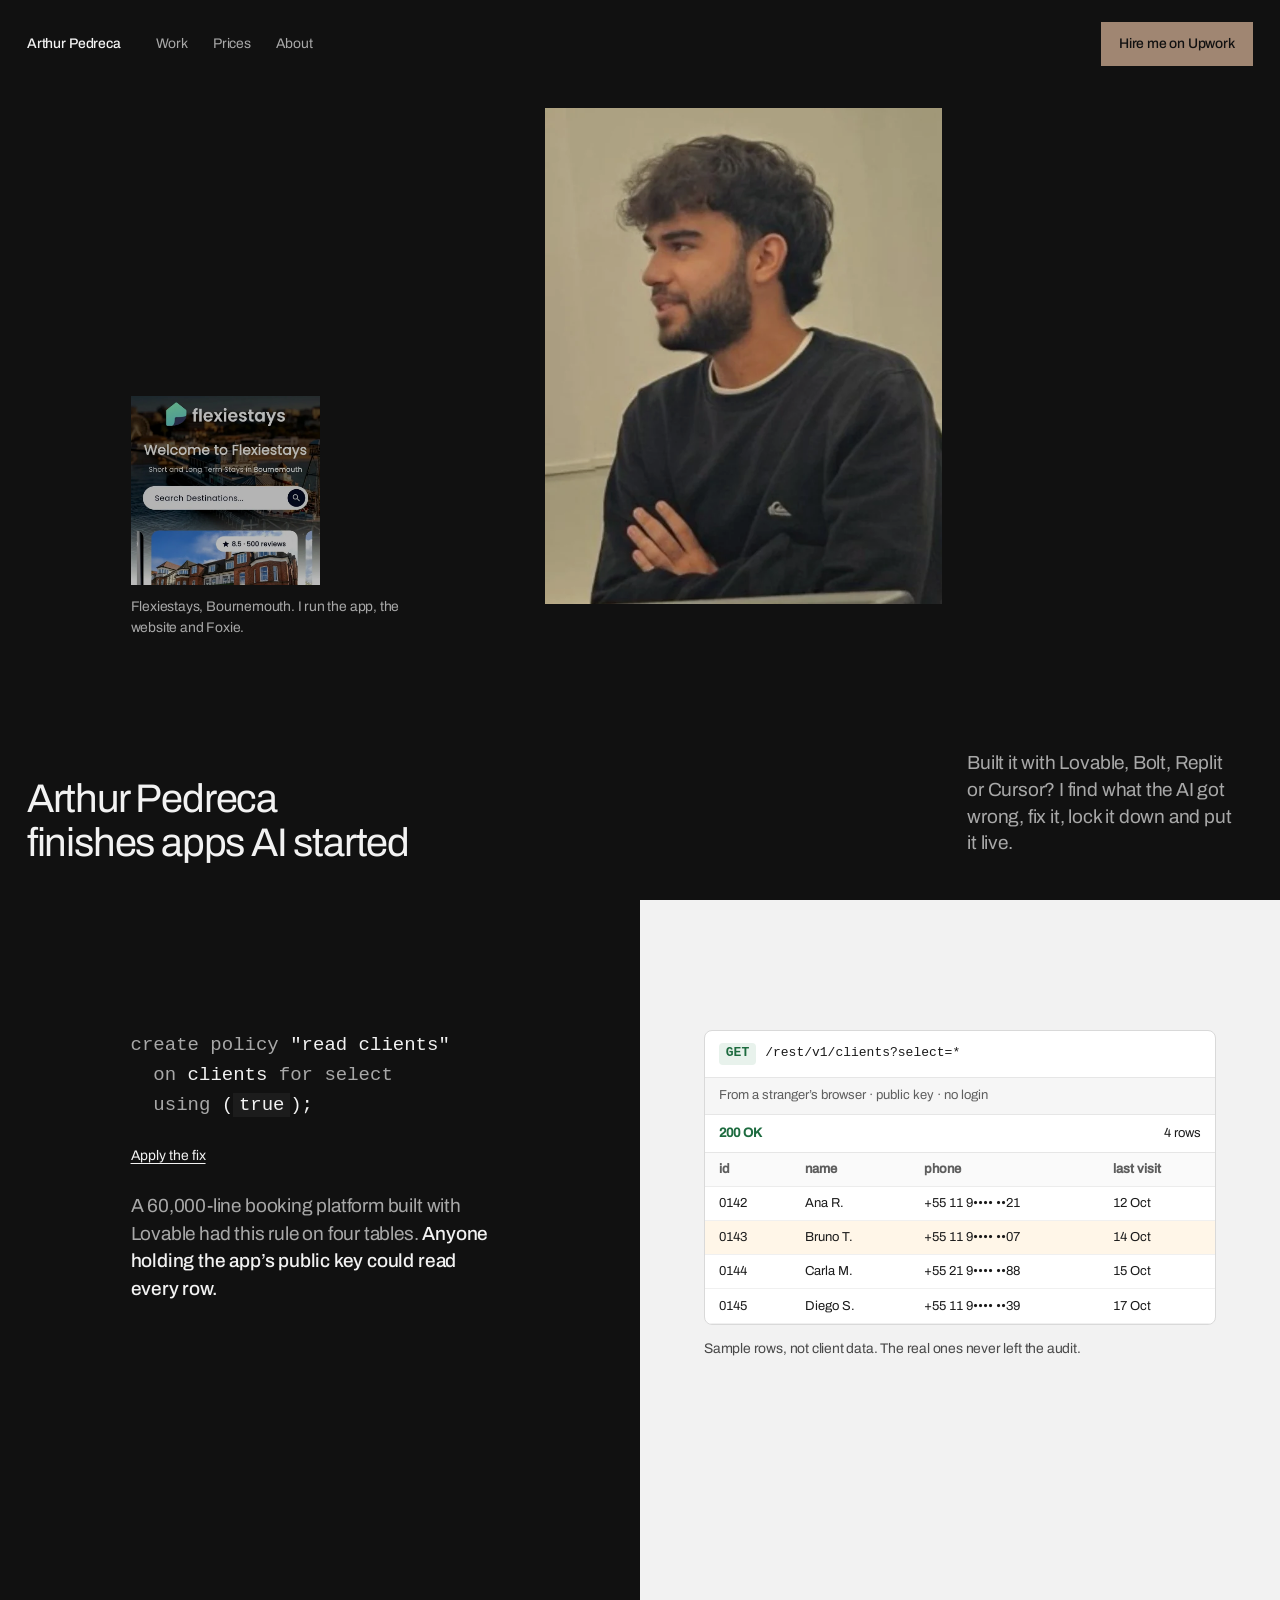
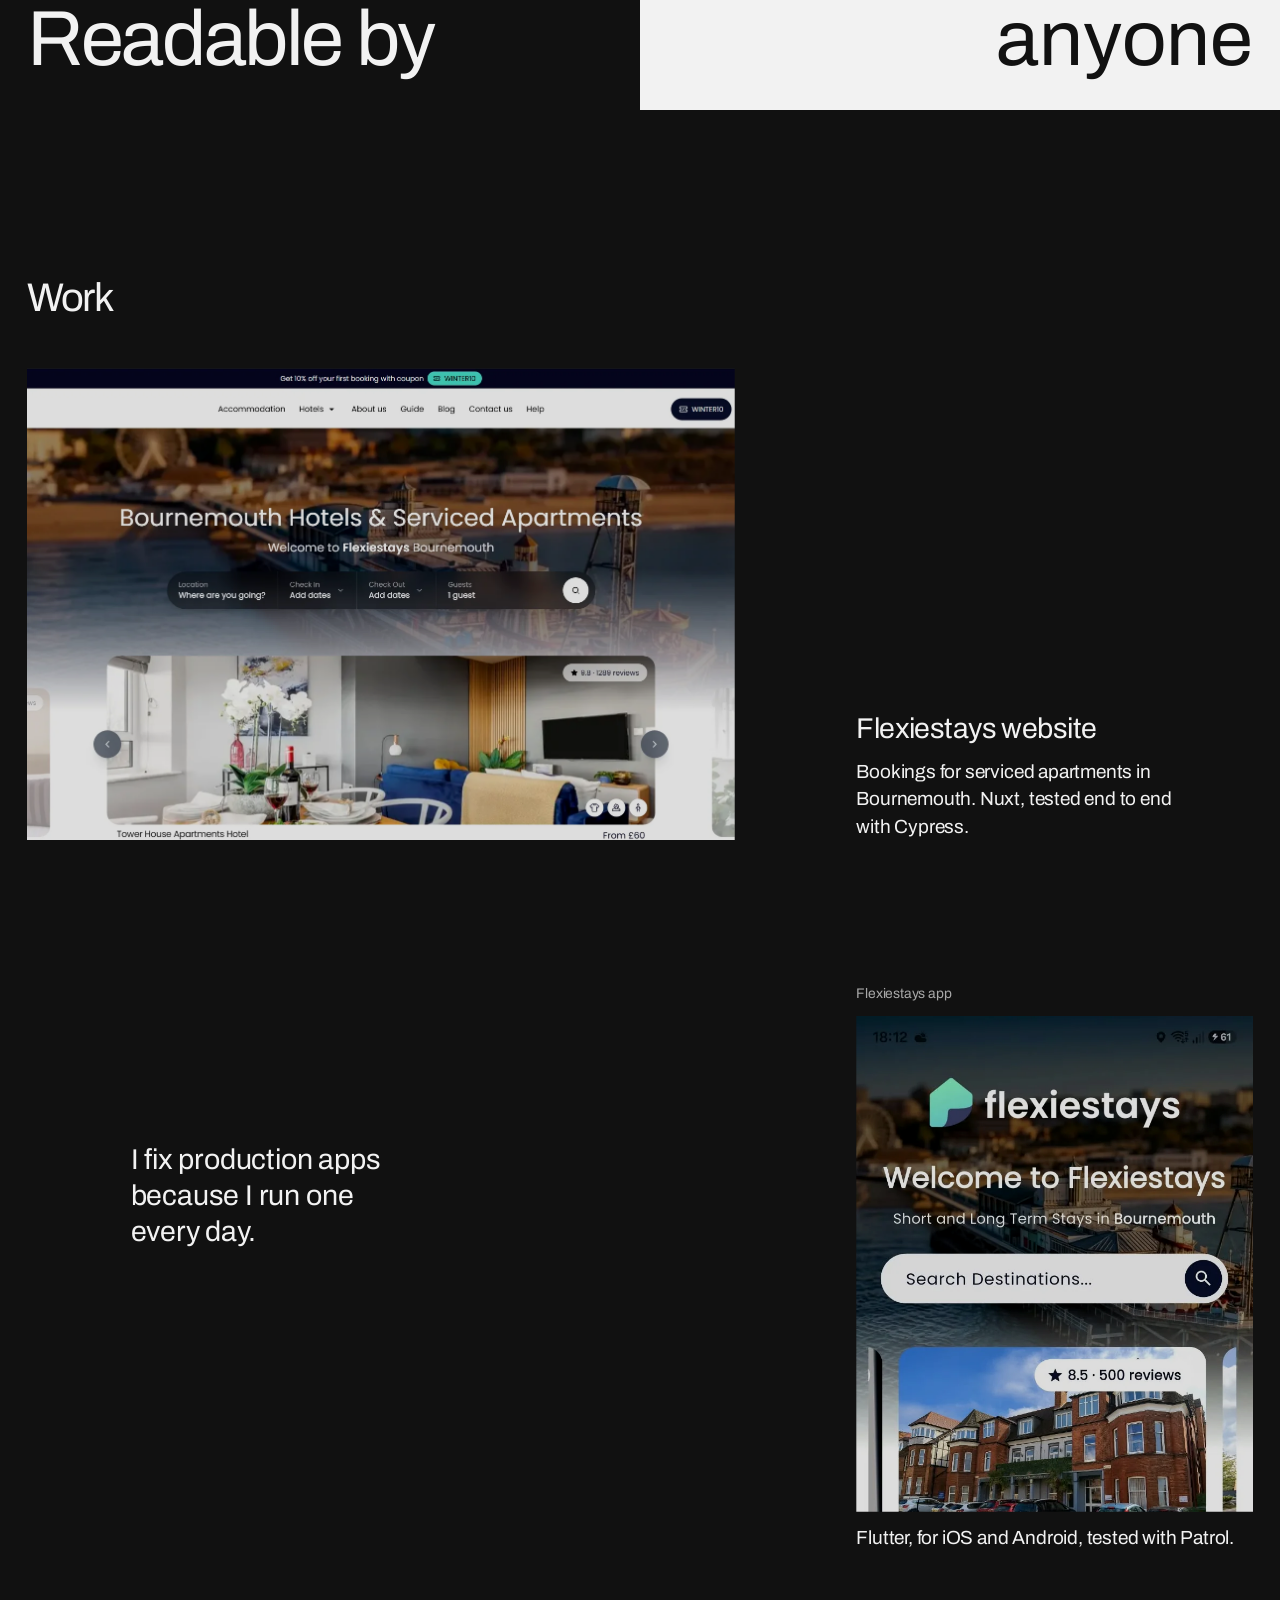
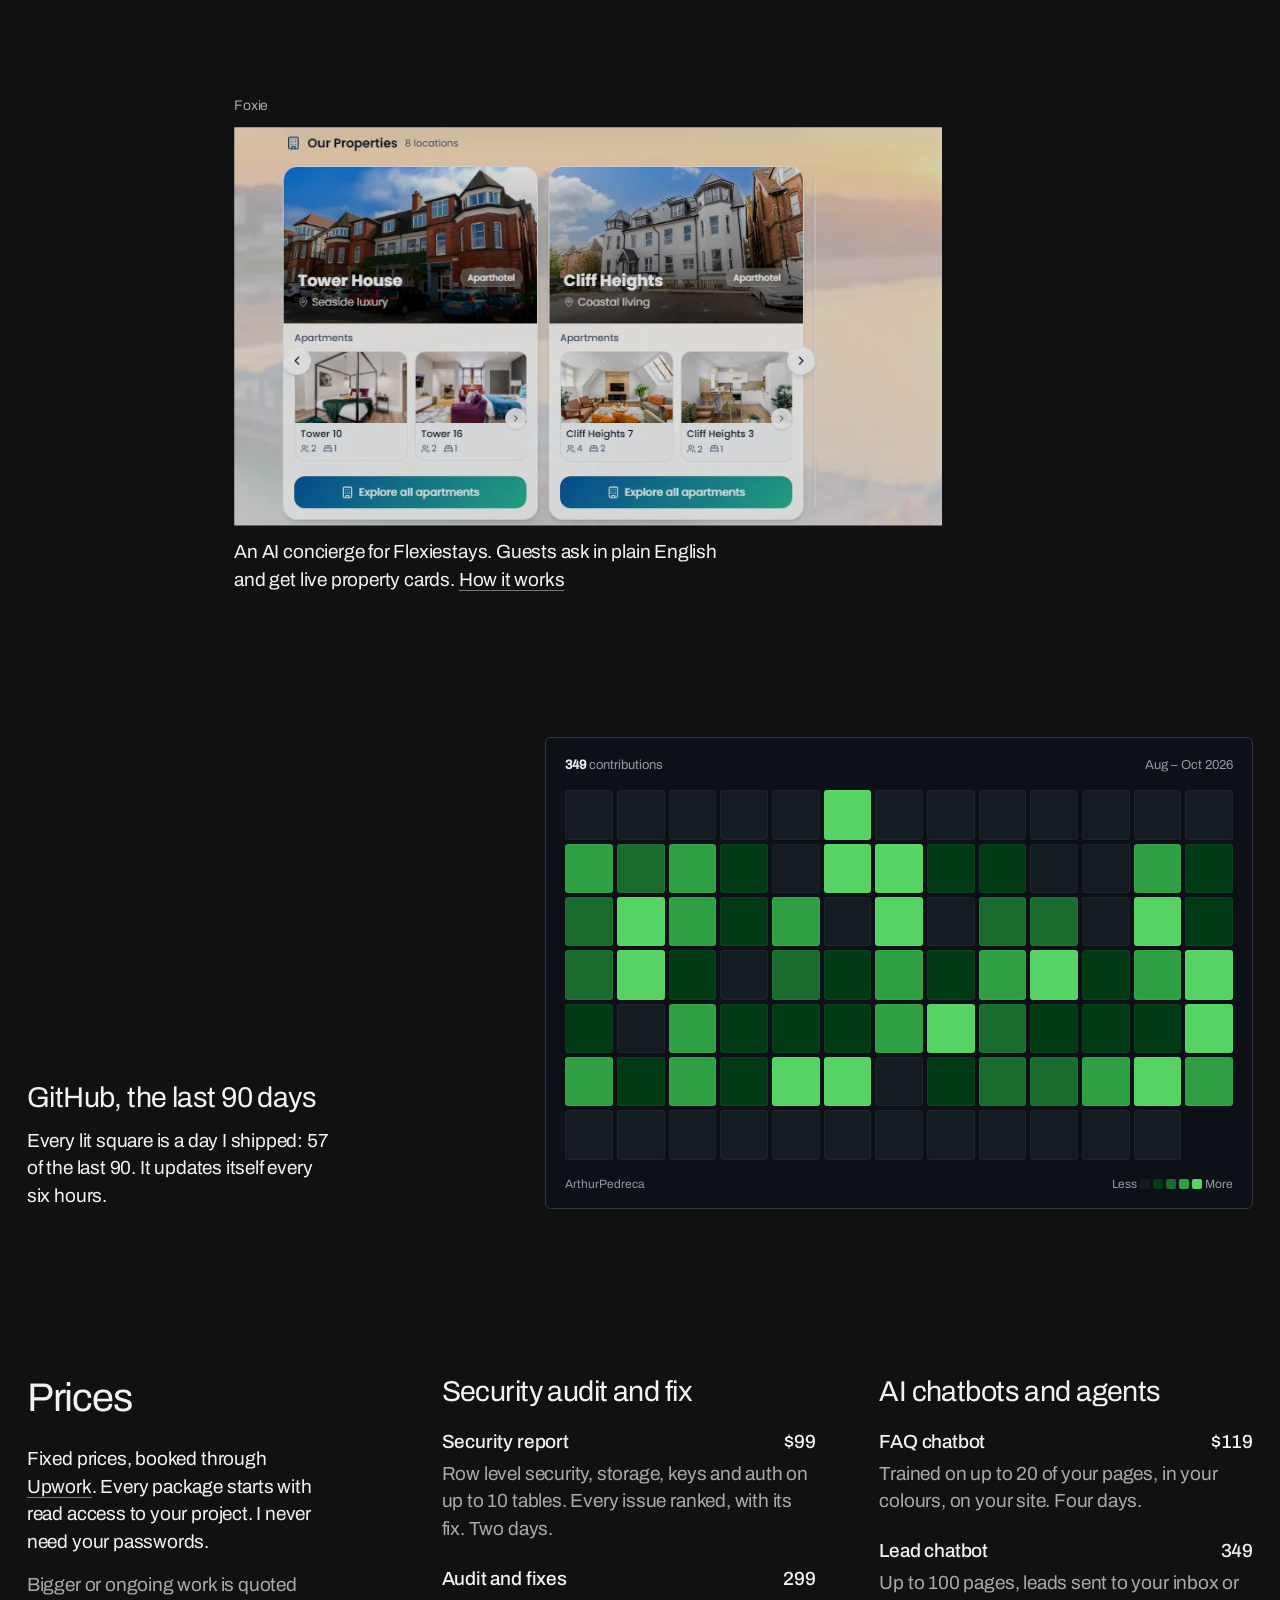
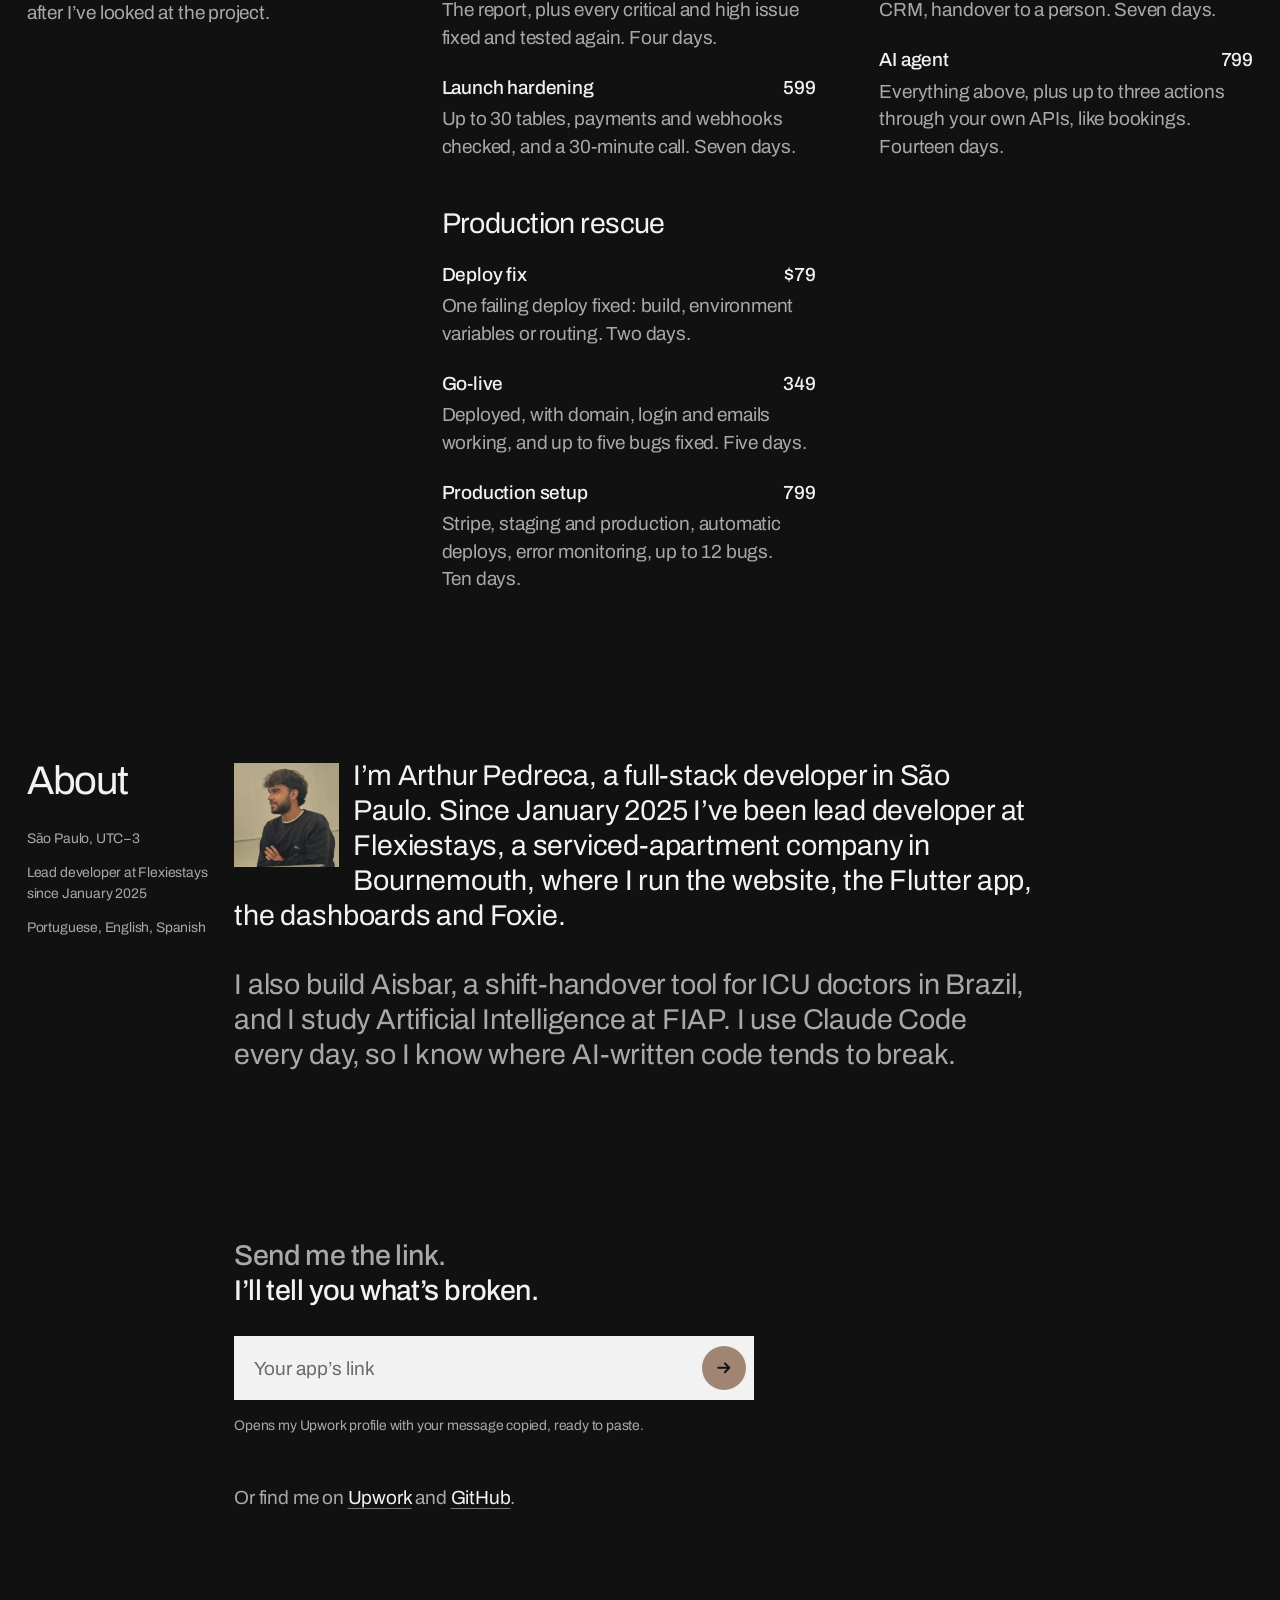
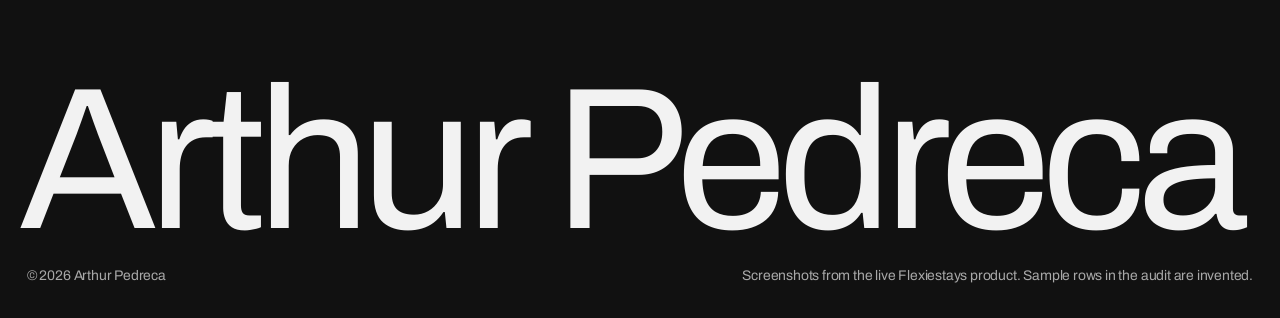
<file: index.html>
<!doctype html>
<html lang="en">
<head>
<meta charset="utf-8">
<meta name="viewport" content="width=device-width,initial-scale=1">
<title>Arthur Pedreca finishes apps AI started</title>
<meta name="description" content="Full-stack developer in São Paulo. I take apps built with Lovable, Bolt, Replit or Cursor to production: fixed, locked down and live.">
<meta name="theme-color" content="#111111">
<meta property="og:title" content="Arthur Pedreca finishes apps AI started">
<meta property="og:description" content="I find what the AI got wrong, fix it, lock it down and put it live.">
<meta property="og:type" content="website">
<meta property="og:url" content="https://arthurpedreca.github.io/Portfolio/">
<meta property="og:image" content="https://arthurpedreca.github.io/Portfolio/assets/img/og.png">
<meta name="twitter:card" content="summary_large_image">
<link rel="icon" href="favicon.svg" type="image/svg+xml">
<link rel="preload" href="assets/fonts/archivo-latin-400-normal.woff2" as="font" type="font/woff2" crossorigin>
<link rel="stylesheet" href="assets/css/site.css?v=dr1">
<script>document.documentElement.classList.add('js')</script>
</head>
<body>
<svg width="0" height="0" style="position:absolute" aria-hidden="true">
  <symbol id="arrow" viewBox="0 0 16 16"><path d="M3 8h10M9 4l4 4-4 4"/></symbol>
</svg>

<header class="nav">
  <div class="nav-left">
    <a class="wordmark" href="./">Arthur Pedreca</a>
    <nav class="nav-links" aria-label="Sections">
      <a href="#work">Work</a>
      <a href="#prices">Prices</a>
      <a href="#about">About</a>
    </nav>
  </div>
  <div class="nav-left">
    <details class="menu">
      <summary>Menu</summary>
      <nav class="menu-sheet" aria-label="Sections">
        <a href="#readable">The audit</a>
        <a href="#work">Work</a>
        <a href="#prices">Prices</a>
        <a href="#about">About</a>
        <a href="#contact">Contact</a>
      </nav>
    </details>
    <a class="action" href="https://www.upwork.com/freelancers/~01f52910ffb0d32b70" rel="noopener">Hire me on Upwork</a>
  </div>
</header>

<main>
  <section class="hero" aria-labelledby="title">
    <div class="prints">
      <figure class="print print-large" data-rise style="--i:1">
        <img class="shot" src="assets/img/arthur-45.webp" width="640" height="800" alt="Arthur Pedreca, arms crossed, looking to the side.">
      </figure>
      <figure class="print print-small" data-rise style="--i:2">
        <div class="frames" id="frames">
          <img class="on" src="assets/img/app-sq.webp" width="738" height="738" alt="The Flexiestays app home screen, with Bournemouth behind the search bar.">
          <img src="assets/img/foxie-sq.webp" width="500" height="500" alt="Foxie answering with property cards for Tower House and Cliff Heights.">
          <img src="assets/img/property-sq.webp" width="500" height="500" alt="A Flexiestays apartment on the website: a bedroom with palm-leaf cushions.">
        </div>
        <figcaption>Flexiestays, Bournemouth. I run the app, the website and Foxie.</figcaption>
      </figure>
    </div>
    <h1 class="hero-title" id="title" data-rise style="--i:3">Arthur Pedreca finishes apps AI&nbsp;started</h1>
    <p class="hero-line" data-rise style="--i:4">Built it with Lovable, Bolt, Replit or Cursor? I find what the AI got wrong, fix it, lock it down and put it live.<span class="booked" data-k="booked" hidden></span></p>
  </section>

  <section class="split" id="readable" aria-labelledby="readable-title">
    <div class="field-dark">
      <div class="input-block">
        <pre class="policy" data-reveal><code><span class="kw">create policy</span> "read clients"
  <span class="kw">on</span> clients <span class="kw">for select</span>
  <span class="kw">using</span> (<span id="rule" class="rule" contenteditable="plaintext-only" role="textbox" aria-label="Policy rule, editable" aria-describedby="verdict" spellcheck="false" autocapitalize="off">true</span>);</code></pre>
        <div class="fix-row" data-reveal style="--i:1">
          <button type="button" id="fix">Apply the fix</button>
          <button type="button" id="undo" hidden>Put the bug back</button>
        </div>
        <p class="verdict" id="verdict" aria-live="polite" data-reveal style="--i:2">A 60,000-line booking platform built with Lovable had this rule on four tables. <strong>Anyone holding the app’s public key could read every row.</strong></p>
      </div>
      <h2 class="split-head" id="readable-title">Readable by <span class="sr-only" data-k="who-sr">anyone</span></h2>
    </div>
    <div class="field-lit">
      <div class="output-block" data-reveal style="--i:1">
        <div class="req" data-ui>
          <div class="req-head"><code class="verb">GET</code><code>/rest/v1/clients?select=*</code></div>
          <div class="req-meta">From a stranger’s browser · public key · no login</div>
          <div class="req-status"><span><span class="ok">200 OK</span></span><span data-k="rows">4 rows</span></div>
          <div id="rows">
            <table>
              <thead><tr><th>id</th><th>name</th><th class="col-phone">phone</th><th>last visit</th></tr></thead>
              <tbody>
                <tr><td>0142</td><td>Ana R.</td><td class="col-phone">+55 11 9•••• ••21</td><td>12 Oct</td></tr>
                <tr class="hl"><td>0143</td><td>Bruno T.</td><td class="col-phone">+55 11 9•••• ••07</td><td>14 Oct</td></tr>
                <tr><td>0144</td><td>Carla M.</td><td class="col-phone">+55 21 9•••• ••88</td><td>15 Oct</td></tr>
                <tr><td>0145</td><td>Diego S.</td><td class="col-phone">+55 11 9•••• ••39</td><td>17 Oct</td></tr>
              </tbody>
            </table>
          </div>
          <div class="empty" id="none" hidden><code>[]</code> 0 rows. The policy refused the stranger.</div>
        </div>
        <p class="note">Sample rows, not client data. The real ones never left the audit.</p>
      </div>
      <p class="split-head" aria-hidden="true" data-k="who">anyone</p>
    </div>
  </section>

  <section class="work wrap" id="work" aria-labelledby="work-title">
    <h2 id="work-title" data-reveal>Work</h2>

    <figure class="grid piece side">
      <div class="shutter p-wide" data-reveal><img class="shot" src="assets/img/site.webp" width="1427" height="951" alt="The Flexiestays home page: Bournemouth Hotels and Serviced Apartments, a booking search over a photo of the pier, and a Tower House apartment below."></div>
      <figcaption class="side-text" data-reveal style="--i:1"><h3>Flexiestays website</h3><p>Bookings for serviced apartments in Bournemouth. Nuxt, tested end to end with Cypress.</p></figcaption>
    </figure>

    <div class="grid pair">
      <p class="remark" data-reveal>I fix production apps because I run one every day.</p>
      <figure class="piece p-right" data-reveal>
        <figcaption class="name">Flexiestays app</figcaption>
        <div class="shutter" data-reveal><img class="shot" src="assets/img/app.webp" width="738" height="922" alt="The Flexiestays app home screen with a destination search and the Tower House card."></div>
        <p class="desc">Flutter, for iOS and Android, tested with Patrol.</p>
      </figure>
    </div>

    <div class="grid">
      <figure class="piece p-inset" data-reveal>
        <figcaption class="name">Foxie</figcaption>
        <div class="shutter" data-reveal><img class="shot" src="assets/img/foxie-wide.webp" width="799" height="449" alt="Foxie answering “Help me find accommodation” with two property cards, Tower House and Cliff Heights, each with its apartments."></div>
        <p class="desc">An AI concierge for Flexiestays. Guests ask in plain English and get live property cards. <a class="link" href="history/foxie.html">How it works</a></p>
      </figure>
    </div>

    <figure class="grid piece side flip">
      <figcaption class="side-text" data-reveal style="--i:1"><h3>GitHub, the last 90 days</h3><p>Every lit square is a day I shipped: <span data-k="active">57</span> of the last 90. It updates itself every six hours.</p></figcaption>
      <div class="p-wide" data-reveal>
        <div class="gh" data-ui role="img" id="gh" aria-label="GitHub contribution calendar for the last 90 days">
          <div class="gh-top"><span><b data-k="sum90">349</b> contributions</span><span data-k="range">Aug – Oct 2026</span></div>
          <div class="gh-grid" id="gh-grid"></div>
          <div class="gh-foot"><span>ArthurPedreca</span><span class="gh-legend">Less <i style="background:#151b23"></i><i style="background:#033a16"></i><i style="background:#196c2e"></i><i style="background:#2ea043"></i><i style="background:#56d364"></i> More</span></div>
        </div>
      </div>
    </figure>
  </section>

  <section class="prices wrap grid" id="prices" aria-labelledby="prices-title">
    <div class="prices-side"><h2 id="prices-title" data-reveal>Prices</h2><p class="prices-intro" data-reveal style="--i:1">Fixed prices, booked through <a class="link" href="https://www.upwork.com/freelancers/~01f52910ffb0d32b70" rel="noopener">Upwork</a>. Every package starts with read access to your project. I never need your passwords.</p><p class="prices-intro muted" data-reveal style="--i:2">Bigger or ongoing work is quoted after I’ve looked at the project.</p></div>
    <div class="menu-cols">
      <div>
        <div class="group" data-reveal>
          <h3>Security audit and fix</h3>
          <div class="item"><div class="row"><span>Security report</span><span>$99</span></div><p>Row level security, storage, keys and auth on up to 10 tables. Every issue ranked, with its fix. Two days.</p></div>
          <div class="item"><div class="row"><span>Audit and fixes</span><span>299</span></div><p>The report, plus every critical and high issue fixed and tested again. Four days.</p></div>
          <div class="item"><div class="row"><span>Launch hardening</span><span>599</span></div><p>Up to 30 tables, payments and webhooks checked, and a 30-minute call. Seven days.</p></div>
        </div>
        <div class="group" data-reveal>
          <h3>Production rescue</h3>
          <div class="item"><div class="row"><span>Deploy fix</span><span>$79</span></div><p>One failing deploy fixed: build, environment variables or routing. Two days.</p></div>
          <div class="item"><div class="row"><span>Go-live</span><span>349</span></div><p>Deployed, with domain, login and emails working, and up to five bugs fixed. Five days.</p></div>
          <div class="item"><div class="row"><span>Production setup</span><span>799</span></div><p>Stripe, staging and production, automatic deploys, error monitoring, up to 12 bugs. Ten days.</p></div>
        </div>
      </div>
      <div>
        <div class="group" data-reveal>
          <h3>AI chatbots and agents</h3>
          <div class="item"><div class="row"><span>FAQ chatbot</span><span>$119</span></div><p>Trained on up to 20 of your pages, in your colours, on your site. Four days.</p></div>
          <div class="item"><div class="row"><span>Lead chatbot</span><span>349</span></div><p>Up to 100 pages, leads sent to your inbox or CRM, handover to a person. Seven days.</p></div>
          <div class="item"><div class="row"><span>AI agent</span><span>799</span></div><p>Everything above, plus up to three actions through your own APIs, like bookings. Fourteen days.</p></div>
        </div>
      </div>
    </div>
  </section>

  <section class="about wrap grid" id="about" aria-labelledby="about-title">
    <div class="about-side">
      <h2 id="about-title" data-reveal>About</h2>
      <dl class="facts" data-reveal style="--i:1">
        <div><dt class="sr-only">Where</dt><dd>São Paulo, UTC−3</dd></div>
        <div><dt class="sr-only">Since</dt><dd>Lead developer at Flexiestays since January 2025</dd></div>
        <div><dt class="sr-only">Languages</dt><dd>Portuguese, English, Spanish</dd></div>
      </dl>
    </div>
    <div class="bio" data-reveal style="--i:1">
      <p><img class="cap" src="assets/img/arthur.webp" width="640" height="640" alt="Portrait of Arthur Pedreca."><span class="who">I’m Arthur Pedreca,</span> a full-stack developer in São Paulo. Since January 2025 I’ve been lead developer at Flexiestays, a serviced-apartment company in Bournemouth, where I run the website, the Flutter app, the dashboards and Foxie.</p>
      <p>I also build Aisbar, a shift-handover tool for ICU doctors in Brazil, and I study Artificial Intelligence at FIAP. I use Claude Code every day, so I know where AI-written code tends to break.</p>
    </div>
    <dl class="facts-phone">
      <div><dt class="sr-only">Where</dt><dd>São Paulo, UTC−3</dd></div>
      <div><dt class="sr-only">Since</dt><dd>Flexiestays since 2025</dd></div>
      <div><dt class="sr-only">Languages</dt><dd>Portuguese, English, Spanish</dd></div>
    </dl>
  </section>

  <section class="contact wrap grid" id="contact" aria-labelledby="contact-title">
    <div class="contact-col">
      <h2 id="contact-title" data-reveal><span>Send me the link.</span> I’ll tell you what’s broken.</h2>
      <form class="send" id="send" action="https://www.upwork.com/freelancers/~01f52910ffb0d32b70" method="get" target="_blank" data-reveal style="--i:1">
        <label class="sr-only" for="link">Your app’s link</label>
        <input id="link" name="link" type="url" inputmode="url" placeholder="Your app’s link" autocomplete="url" aria-describedby="send-help">
        <button type="submit" aria-label="Write to Arthur on Upwork"><svg viewBox="0 0 16 16" aria-hidden="true"><use href="#arrow"/></svg></button>
      </form>
      <p class="send-help" id="send-help" aria-live="polite">Opens my Upwork profile with your message copied, ready to paste.</p>
      <p class="reach" data-reveal style="--i:2">Or find me on <a class="link" href="https://www.upwork.com/freelancers/~01f52910ffb0d32b70" rel="noopener">Upwork</a> and <a class="link" href="https://github.com/ArthurPedreca" rel="noopener">GitHub</a>.</p>
    </div>
  </section>
</main>

<footer class="foot">
  <p class="foot-name" aria-hidden="true">Arthur Pedreca</p>
  <div class="foot-line">
    <span>© 2026 Arthur Pedreca</span>
    <span>Screenshots from the live Flexiestays product. Sample rows in the audit are invented.</span>
  </div>
</footer>

<script type="application/json" id="snapshot">{"updated":"2026-10-30T16:42:05.246Z","available":true,"note":"Available for new projects","totalLastYear":2746,"active90":57,"contributions90":349,"days":[{"date":"2026-08-02","count":0},{"date":"2026-08-03","count":4},{"date":"2026-08-04","count":3},{"date":"2026-08-05","count":3},{"date":"2026-08-06","count":2},{"date":"2026-08-07","count":4},{"date":"2026-08-08","count":0},{"date":"2026-08-09","count":0},{"date":"2026-08-10","count":3},{"date":"2026-08-11","count":13},{"date":"2026-08-12","count":8},{"date":"2026-08-13","count":0},{"date":"2026-08-14","count":2},{"date":"2026-08-15","count":0},{"date":"2026-08-16","count":0},{"date":"2026-08-17","count":4},{"date":"2026-08-18","count":6},{"date":"2026-08-19","count":1},{"date":"2026-08-20","count":4},{"date":"2026-08-21","count":5},{"date":"2026-08-22","count":0},{"date":"2026-08-23","count":0},{"date":"2026-08-24","count":1},{"date":"2026-08-25","count":2},{"date":"2026-08-26","count":0},{"date":"2026-08-27","count":1},{"date":"2026-08-28","count":1},{"date":"2026-08-29","count":0},{"date":"2026-08-30","count":0},{"date":"2026-08-31","count":0},{"date":"2026-09-01","count":4},{"date":"2026-09-02","count":3},{"date":"2026-09-03","count":2},{"date":"2026-09-04","count":18},{"date":"2026-09-05","count":0},{"date":"2026-09-06","count":7},{"date":"2026-09-07","count":61},{"date":"2026-09-08","count":0},{"date":"2026-09-09","count":2},{"date":"2026-09-10","count":2},{"date":"2026-09-11","count":7},{"date":"2026-09-12","count":0},{"date":"2026-09-13","count":0},{"date":"2026-09-14","count":12},{"date":"2026-09-15","count":43},{"date":"2026-09-16","count":6},{"date":"2026-09-17","count":4},{"date":"2026-09-18","count":0},{"date":"2026-09-19","count":0},{"date":"2026-09-20","count":0},{"date":"2026-09-21","count":1},{"date":"2026-09-22","count":0},{"date":"2026-09-23","count":2},{"date":"2026-09-24","count":9},{"date":"2026-09-25","count":1},{"date":"2026-09-26","count":0},{"date":"2026-09-27","count":0},{"date":"2026-09-28","count":2},{"date":"2026-09-29","count":3},{"date":"2026-09-30","count":4},{"date":"2026-10-01","count":3},{"date":"2026-10-02","count":3},{"date":"2026-10-03","count":0},{"date":"2026-10-04","count":0},{"date":"2026-10-05","count":0},{"date":"2026-10-06","count":3},{"date":"2026-10-07","count":11},{"date":"2026-10-08","count":1},{"date":"2026-10-09","count":3},{"date":"2026-10-10","count":0},{"date":"2026-10-11","count":0},{"date":"2026-10-12","count":0},{"date":"2026-10-13","count":0},{"date":"2026-10-14","count":2},{"date":"2026-10-15","count":1},{"date":"2026-10-16","count":5},{"date":"2026-10-17","count":0},{"date":"2026-10-18","count":0},{"date":"2026-10-19","count":5},{"date":"2026-10-20","count":8},{"date":"2026-10-21","count":5},{"date":"2026-10-22","count":2},{"date":"2026-10-23","count":9},{"date":"2026-10-24","count":0},{"date":"2026-10-25","count":0},{"date":"2026-10-26","count":2},{"date":"2026-10-27","count":2},{"date":"2026-10-28","count":11},{"date":"2026-10-29","count":9},{"date":"2026-10-30","count":4}]}</script>
<script src="assets/js/site.js?v=dr1" defer></script>
</body>
</html>
</file>
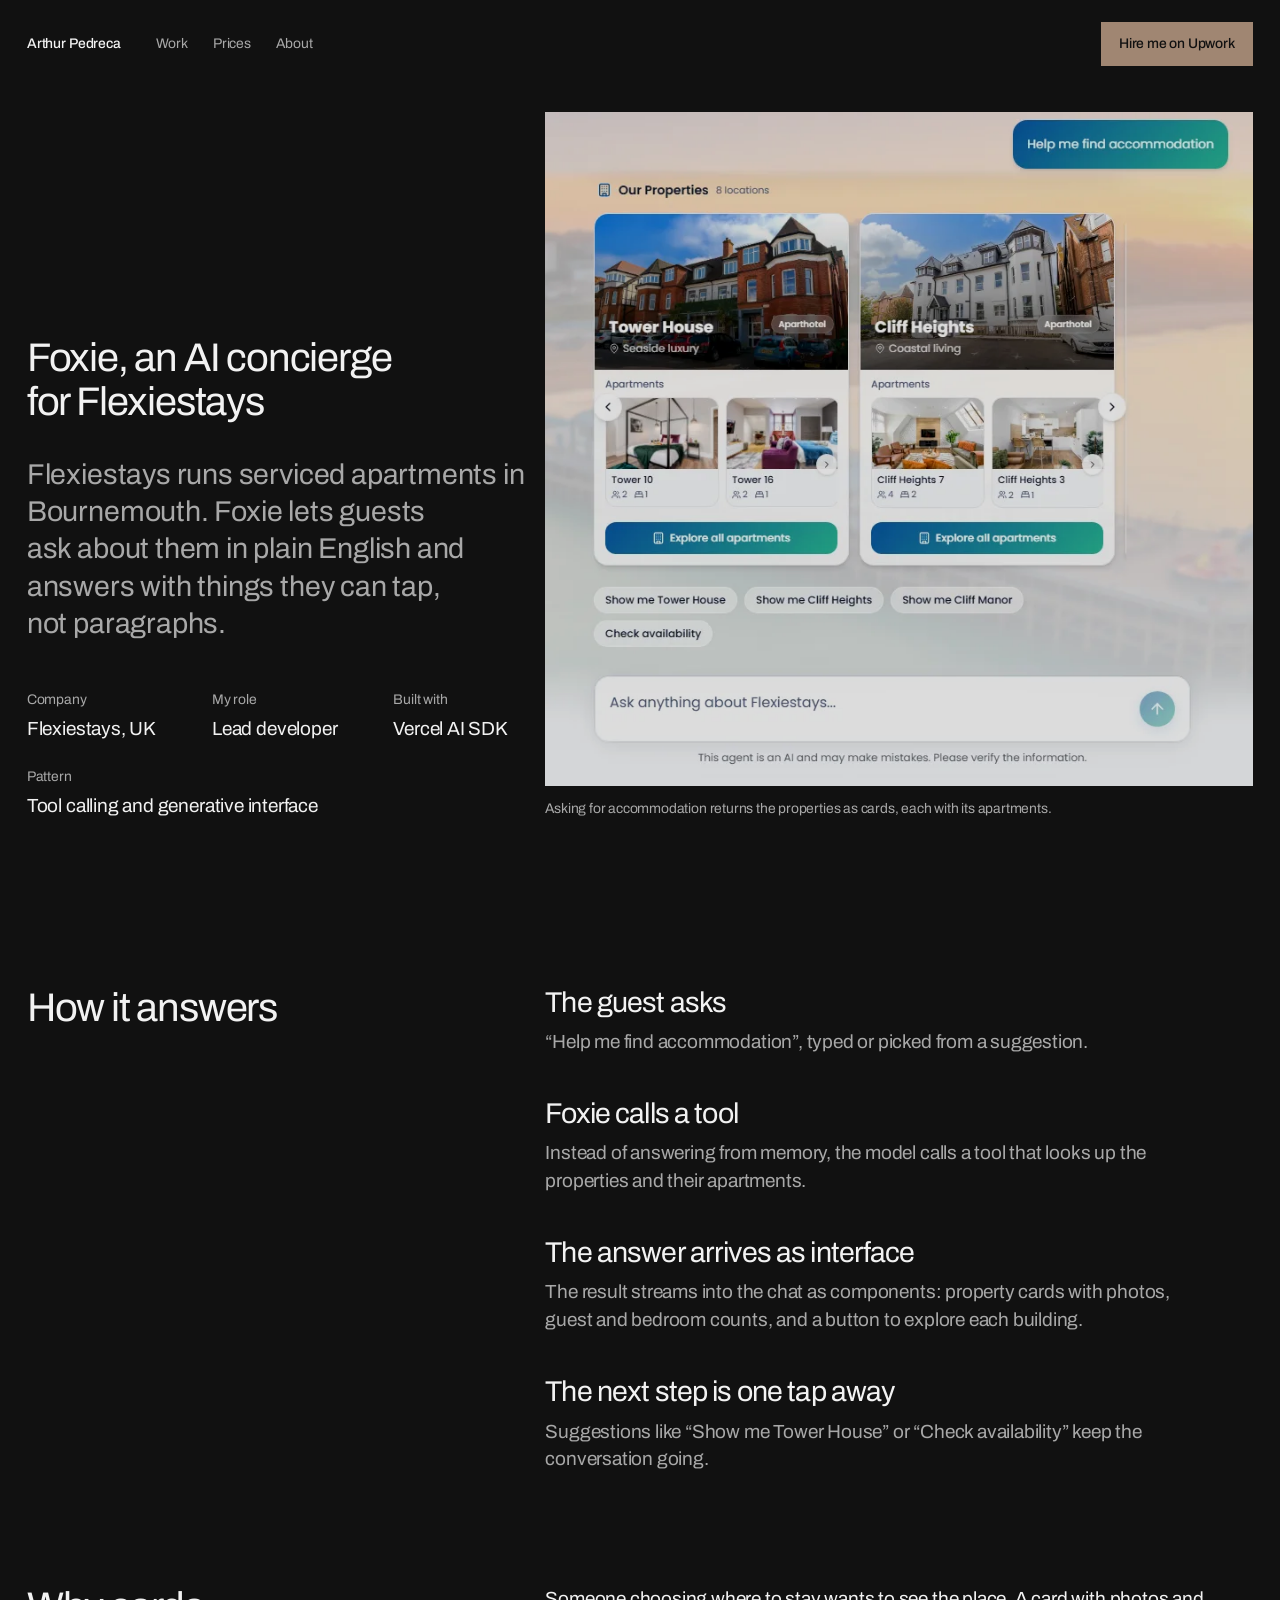
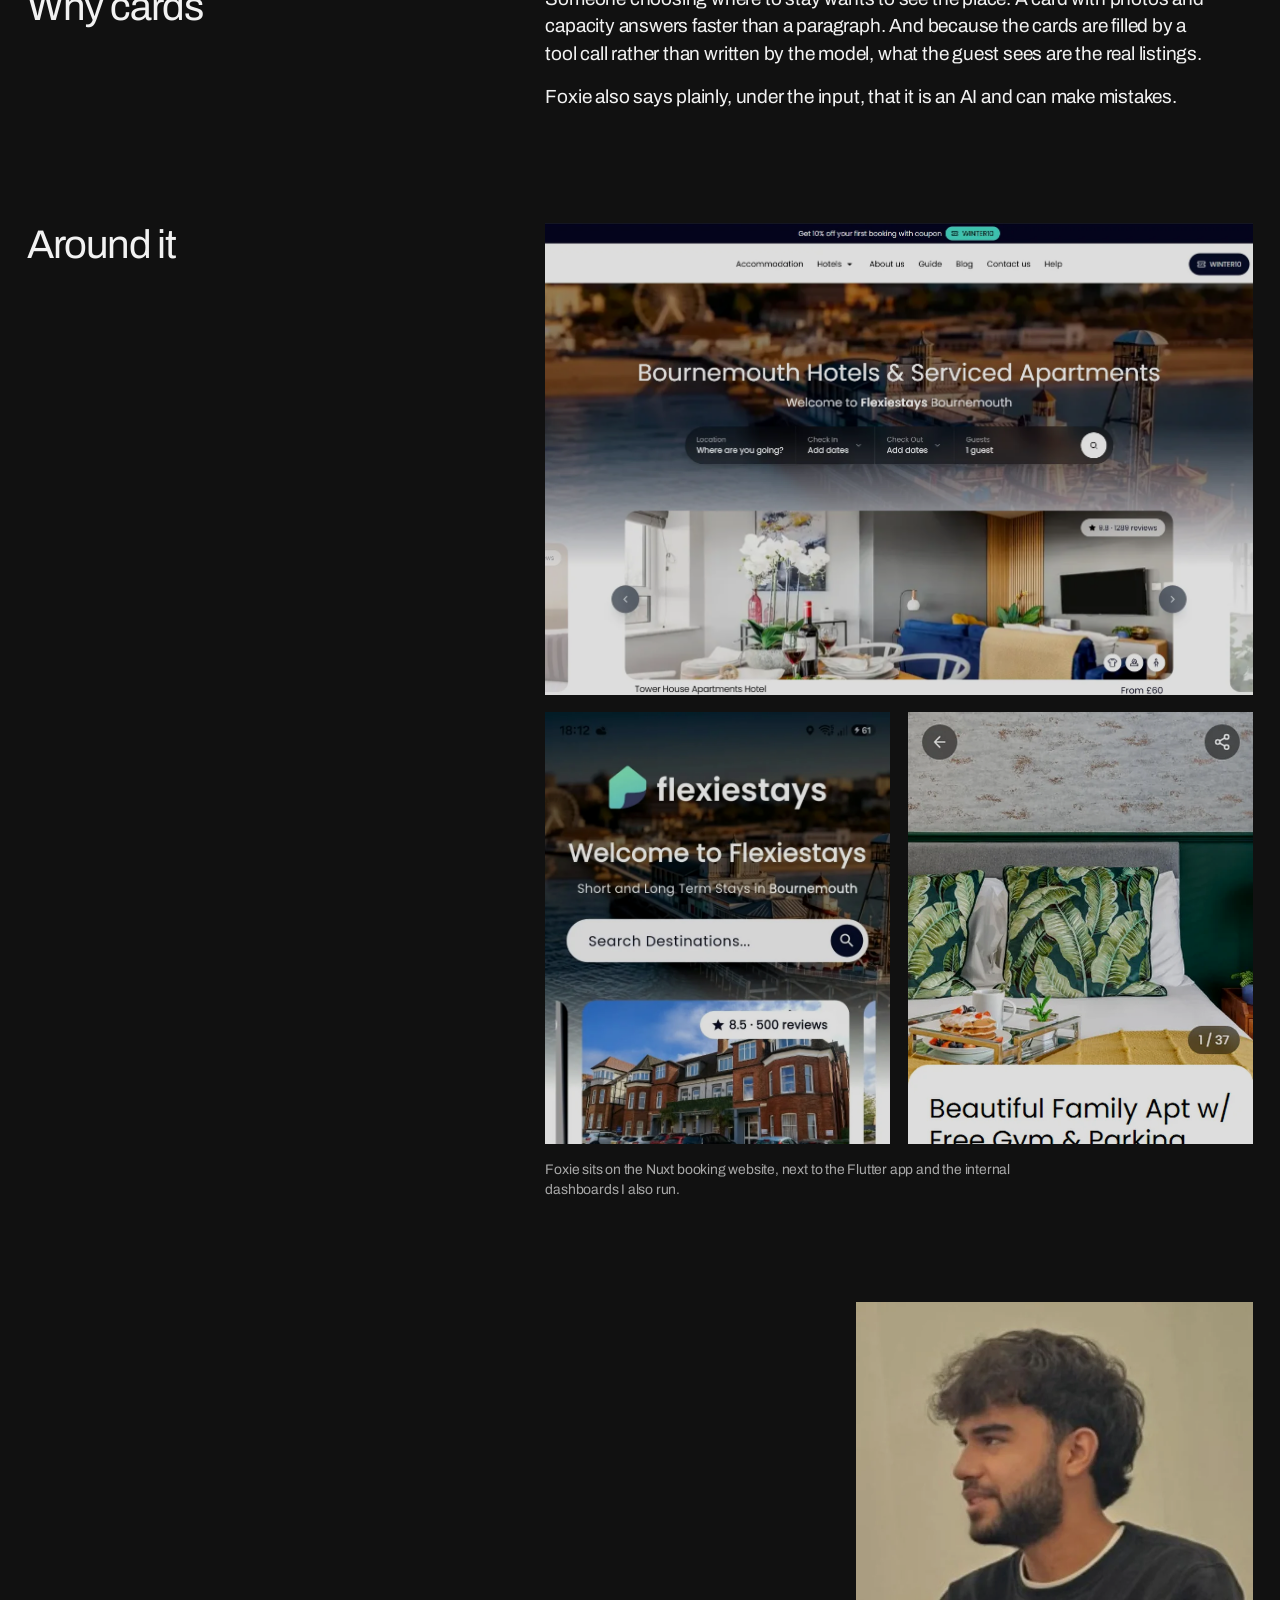
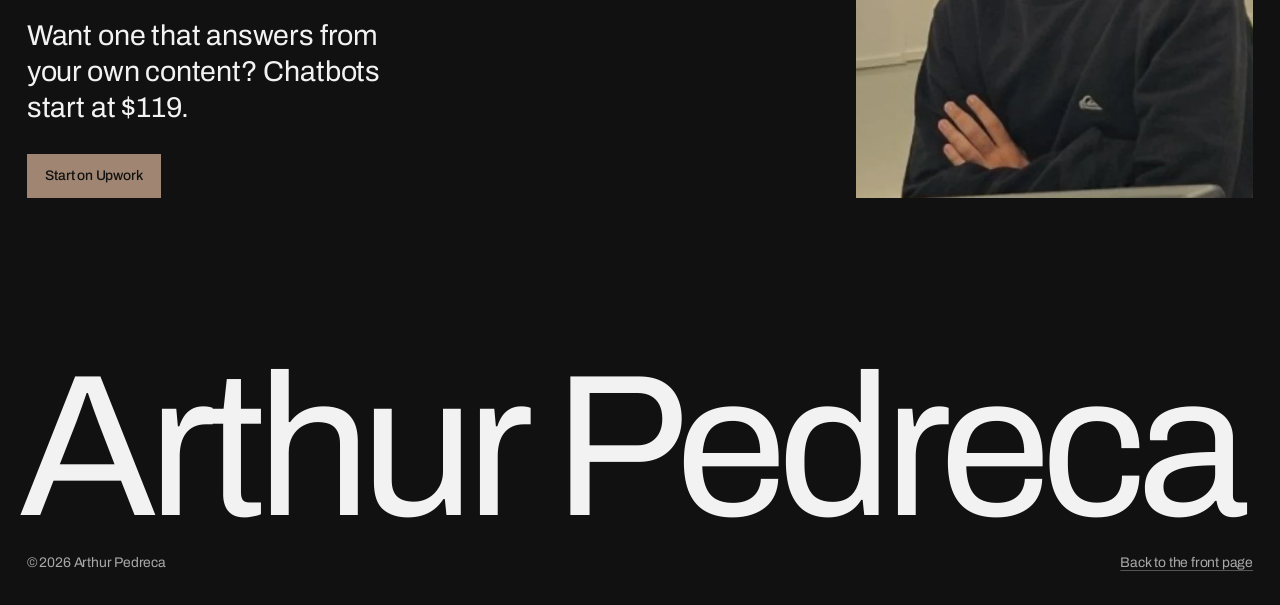
<file: history/foxie.html>
<!doctype html>
<html lang="en">
<head>
<meta charset="utf-8">
<meta name="viewport" content="width=device-width,initial-scale=1">
<title>Foxie, an AI concierge for Flexiestays · Arthur Pedreca</title>
<meta name="description" content="How Foxie works: guests ask Flexiestays in plain English and get live property cards inside the chat.">
<meta name="theme-color" content="#111111">
<meta property="og:title" content="Foxie, an AI concierge for Flexiestays">
<meta property="og:description" content="How Foxie works: guests ask Flexiestays in plain English and get live property cards inside the chat.">
<meta property="og:type" content="article">
<meta property="og:image" content="https://arthurpedreca.github.io/Portfolio/assets/img/og.png">
<meta name="twitter:card" content="summary_large_image">
<link rel="icon" href="../favicon.svg" type="image/svg+xml">
<link rel="preload" href="../assets/fonts/archivo-latin-400-normal.woff2" as="font" type="font/woff2" crossorigin>
<link rel="stylesheet" href="../assets/css/site.css?v=dr1">
<script>document.documentElement.classList.add('js')</script>
</head>
<body>
<header class="nav">
  <div class="nav-left">
    <a class="wordmark" href="../">Arthur Pedreca</a>
    <nav class="nav-links" aria-label="Sections">
      <a href="../#work">Work</a>
      <a href="../#prices">Prices</a>
      <a href="../#about">About</a>
    </nav>
  </div>
  <a class="action" href="https://www.upwork.com/freelancers/~01f52910ffb0d32b70" rel="noopener">Hire me on Upwork</a>
</header>
<main>
<section class="art-top grid wide-pic">
  <div class="art-top-text">
  <h1 data-rise>Foxie, an AI concierge for Flexiestays</h1>
  <p class="lead" data-rise style="--i:1">Flexiestays runs serviced apartments in Bournemouth. Foxie lets guests ask about them in plain English and answers with things they can tap, not paragraphs.</p>
  <dl class="art-facts" data-rise style="--i:2">
    <div><dt>Company</dt><dd>Flexiestays, UK</dd></div>
    <div><dt>My role</dt><dd>Lead developer</dd></div>
    <div><dt>Built with</dt><dd>Vercel AI SDK</dd></div>
    <div><dt>Pattern</dt><dd>Tool calling and generative interface</dd></div>
  </dl>
  </div>
  <figure class="art-top-pic" data-rise style="--i:2">
    <img class="shot" src="../assets/img/foxie-chat.webp" width="799" height="761" alt="Foxie chat: the guest asks for accommodation and gets two property cards, Tower House and Cliff Heights, each with apartment photos, plus suggested follow-up questions.">
    <figcaption>Asking for accommodation returns the properties as cards, each with its apartments.</figcaption>
  </figure>
</section>

<div class="art">

  <section>
    <h2 data-reveal>How it answers</h2>
    <ol class="timeline body">
      <li data-reveal style="--i:1"><h3>The guest asks</h3><p>“Help me find accommodation”, typed or picked from a suggestion.</p></li>
      <li data-reveal style="--i:2"><h3>Foxie calls a tool</h3><p>Instead of answering from memory, the model calls a tool that looks up the properties and their apartments.</p></li>
      <li data-reveal style="--i:3"><h3>The answer arrives as interface</h3><p>The result streams into the chat as components: property cards with photos, guest and bedroom counts, and a button to explore each building.</p></li>
      <li data-reveal style="--i:4"><h3>The next step is one tap away</h3><p>Suggestions like “Show me Tower House” or “Check availability” keep the conversation going.</p></li>
    </ol>
  </section>

  <section>
    <h2 data-reveal>Why cards</h2>
    <div class="body" data-reveal style="--i:1">
      <p>Someone choosing where to stay wants to see the place. A card with photos and capacity answers faster than a paragraph. And because the cards are filled by a tool call rather than written by the model, what the guest sees are the real listings.</p>
      <p>Foxie also says plainly, under the input, that it is an AI and can make mistakes.</p>
    </div>
  </section>

  <section>
    <h2 data-reveal>Around it</h2>
    <div class="body">
      <figure class="big-shot" data-reveal style="--i:1">
        <img class="shot" src="../assets/img/site.webp" width="1427" height="951" alt="The Flexiestays home page with a booking search over a photo of Bournemouth pier.">
      </figure>
      <div class="two-shots">
        <figure data-reveal style="--i:2"><img class="shot" src="../assets/img/app.webp" width="738" height="922" alt="The Flexiestays app home screen."></figure>
        <figure data-reveal style="--i:3"><img class="shot" src="../assets/img/property.webp" width="588" height="735" alt="A Flexiestays apartment page on the website."></figure>
      </div>
      <p class="cap">Foxie sits on the Nuxt booking website, next to the Flutter app and the internal dashboards I also run.</p>
    </div>
  </section>
</div>

<section class="art-end grid">
  <div class="art-end-text">
    <p data-reveal>Want one that answers from your own content? Chatbots start at $119.</p>
    <a class="action" href="https://www.upwork.com/freelancers/~01f52910ffb0d32b70" rel="noopener" data-reveal style="--i:1">Start on Upwork</a>
  </div>
  <figure class="art-end-pic" data-reveal><img class="shot" src="../assets/img/arthur-45.webp" width="640" height="800" alt="Arthur Pedreca."></figure>
</section>
</main>
<footer class="foot">
  <p class="foot-name" aria-hidden="true">Arthur Pedreca</p>
  <div class="foot-line"><span>© 2026 Arthur Pedreca</span><a class="link" href="../">Back to the front page</a></div>
</footer>
<script src="../assets/js/site.js?v=dr1" defer></script>
</body>
</html>
</file>
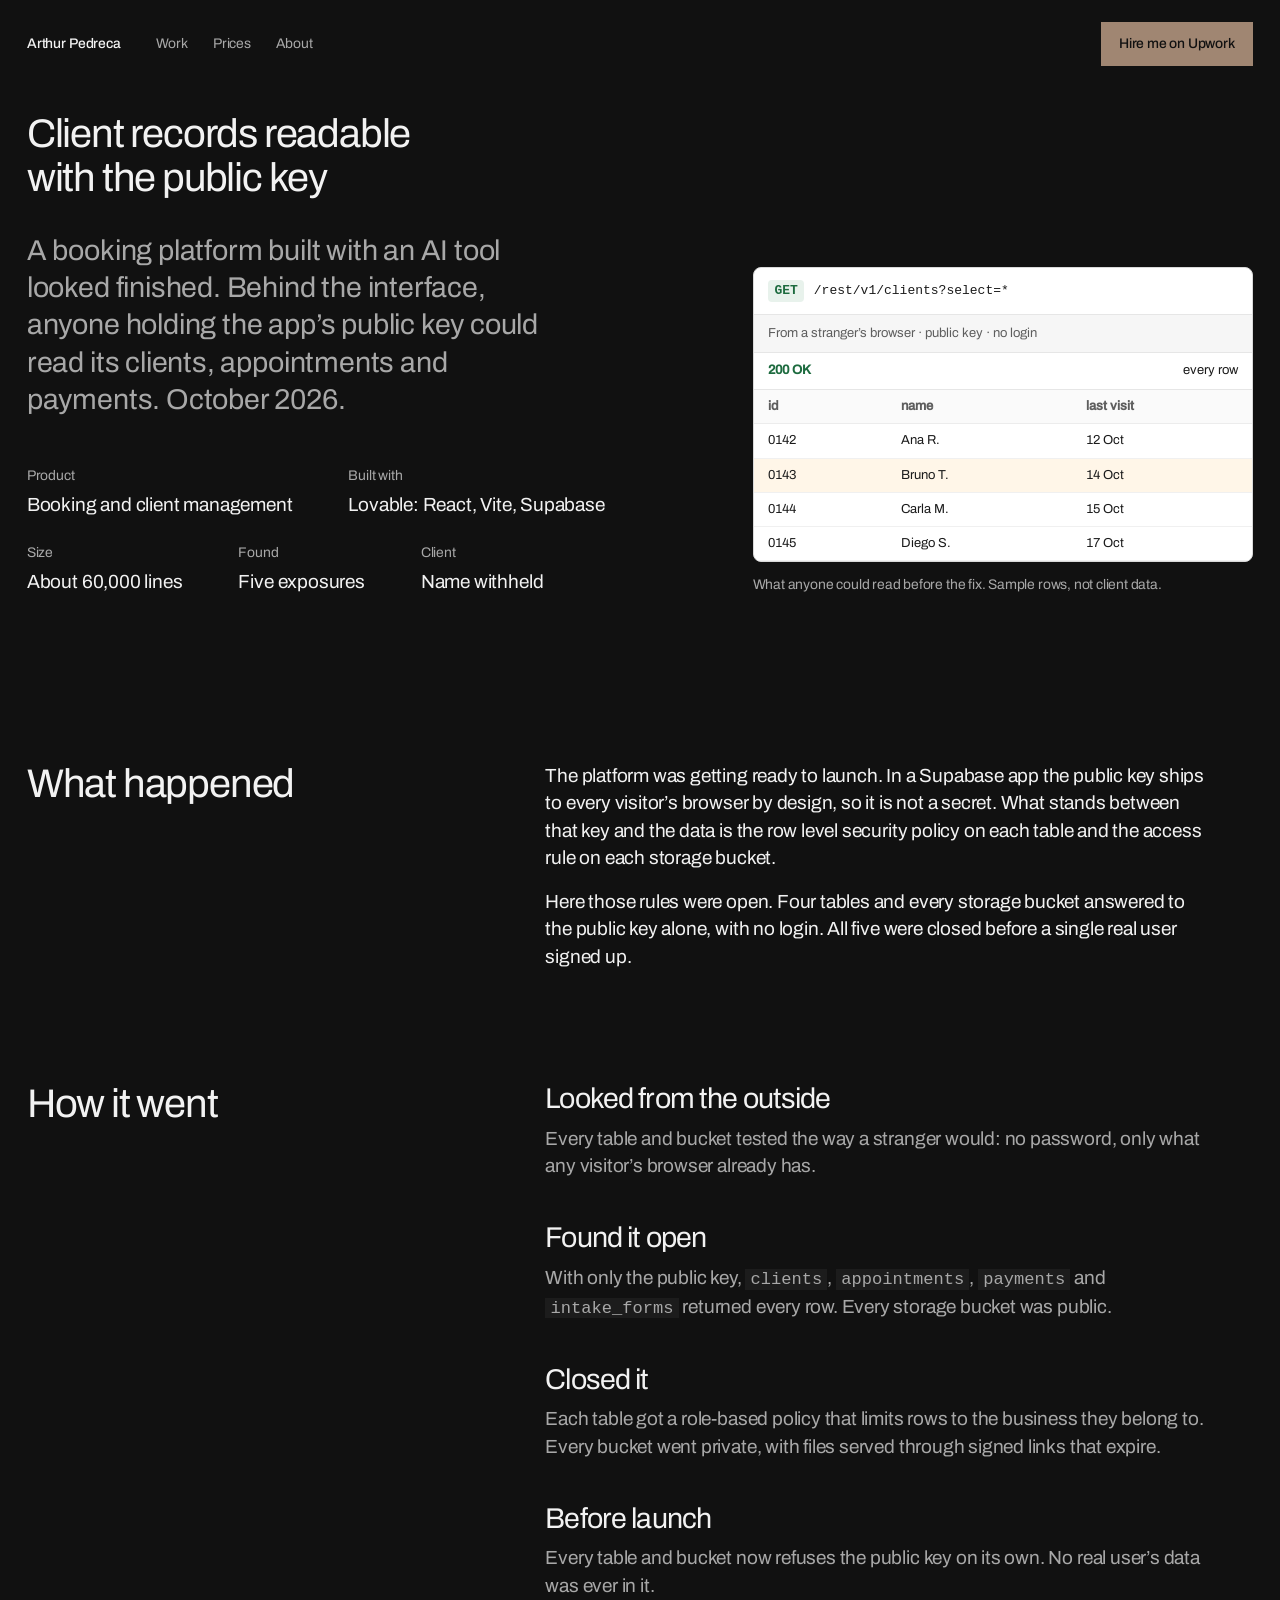
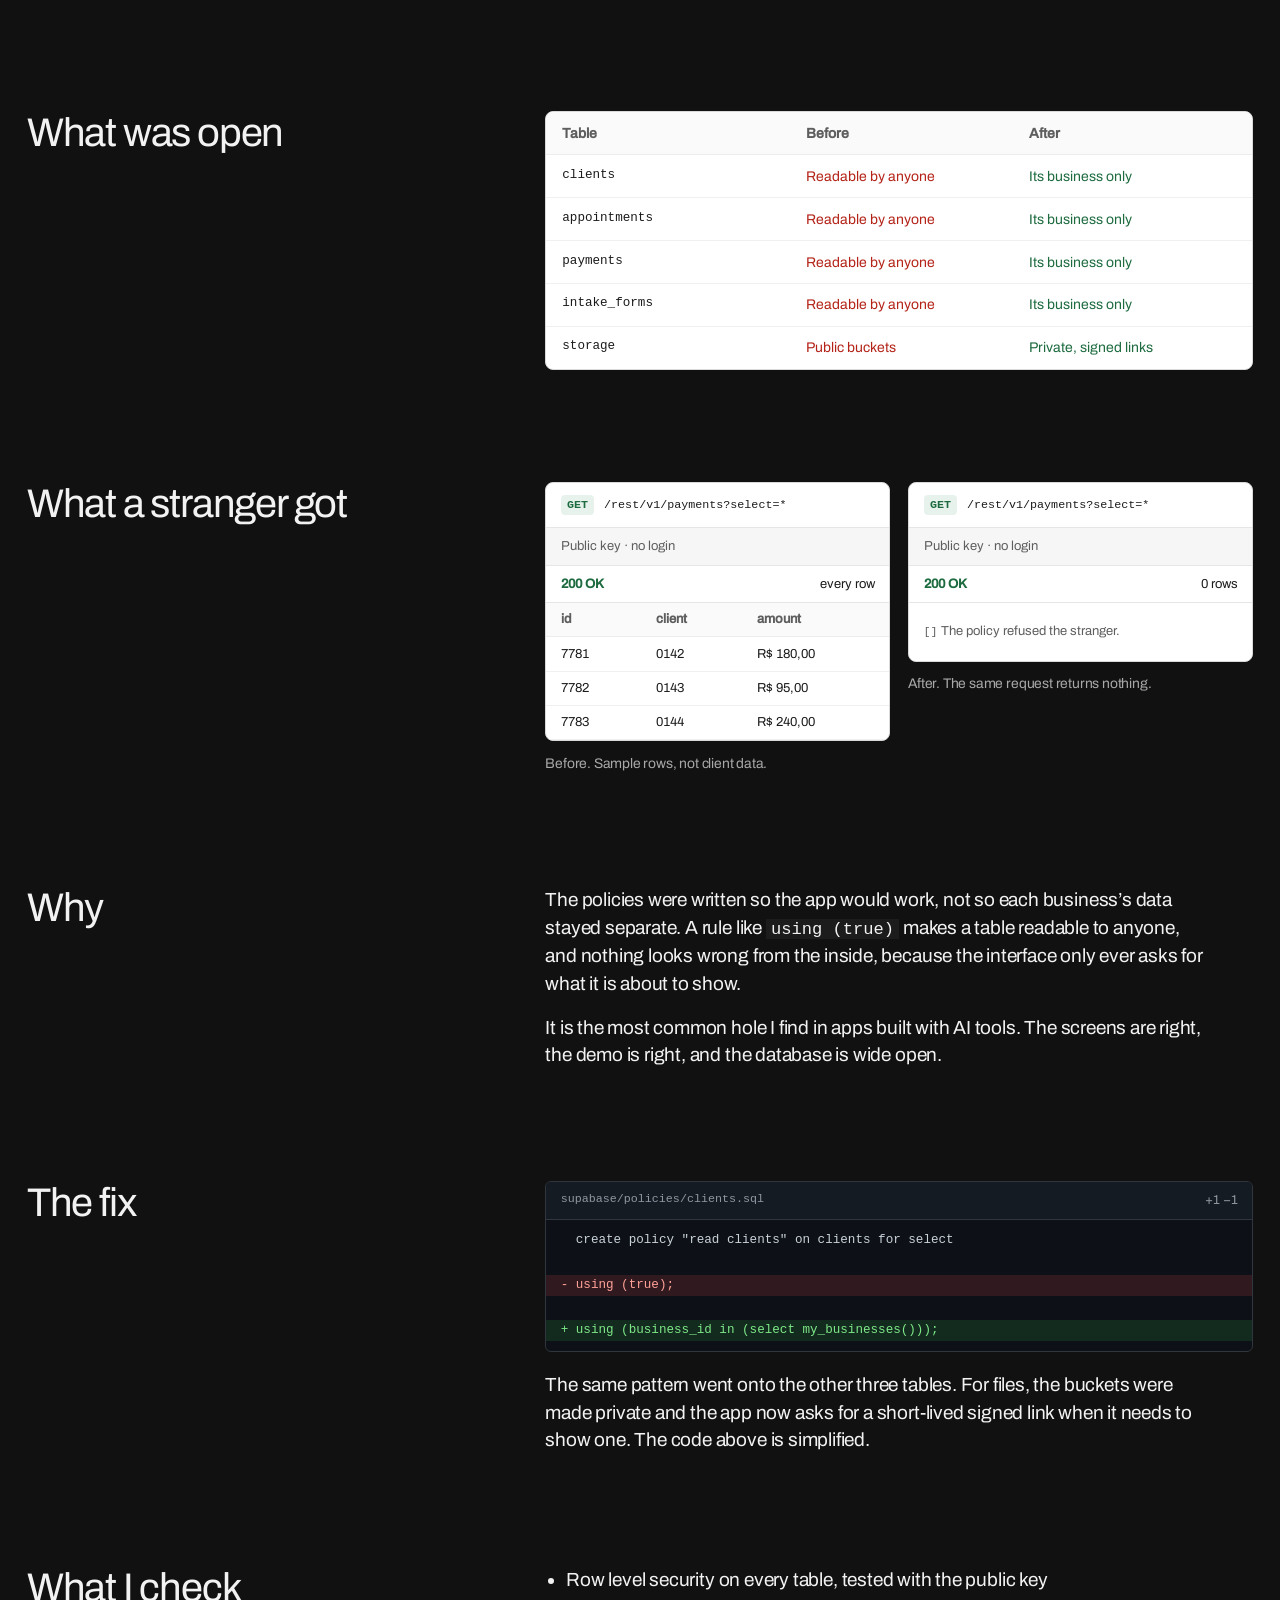
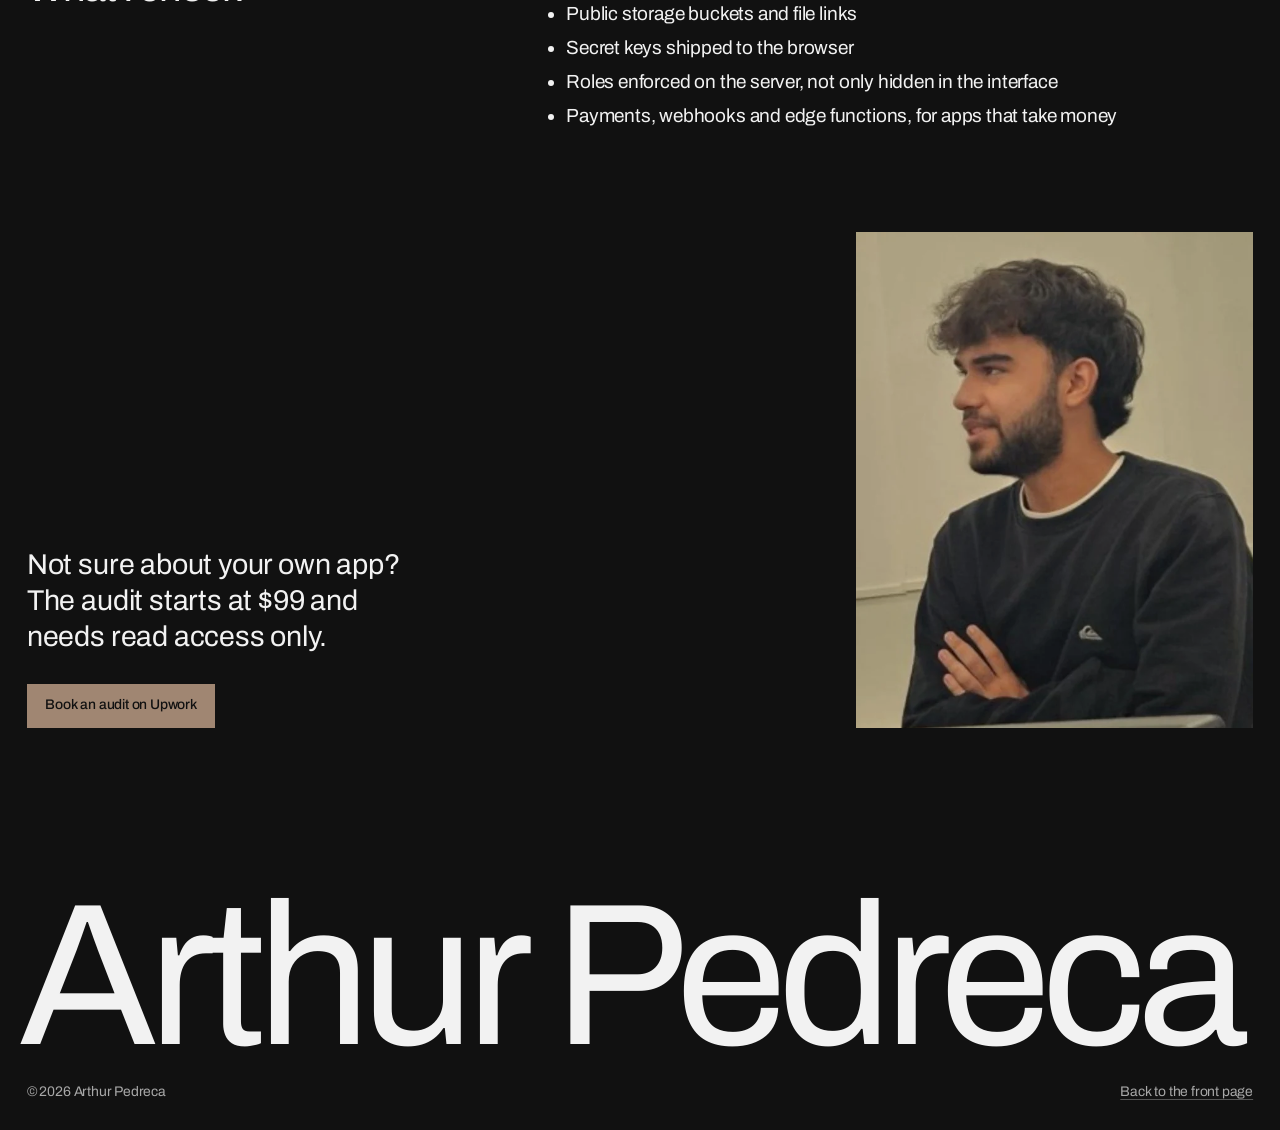
<file: history/open-database.html>
<!doctype html>
<html lang="en">
<head>
<meta charset="utf-8">
<meta name="viewport" content="width=device-width,initial-scale=1">
<title>Client records readable with the public key · Arthur Pedreca</title>
<meta name="description" content="Postmortem of a security audit on a 60,000-line Lovable and Supabase booking platform: five exposures, closed before launch.">
<meta name="theme-color" content="#111111">
<meta property="og:title" content="Client records readable with the public key">
<meta property="og:description" content="Postmortem of a security audit on a 60,000-line Lovable and Supabase booking platform: five exposures, closed before launch.">
<meta property="og:type" content="article">
<meta property="og:image" content="https://arthurpedreca.github.io/Portfolio/assets/img/og.png">
<meta name="twitter:card" content="summary_large_image">
<link rel="icon" href="../favicon.svg" type="image/svg+xml">
<link rel="preload" href="../assets/fonts/archivo-latin-400-normal.woff2" as="font" type="font/woff2" crossorigin>
<link rel="stylesheet" href="../assets/css/site.css?v=dr1">
<script>document.documentElement.classList.add('js')</script>
</head>
<body>
<header class="nav">
  <div class="nav-left">
    <a class="wordmark" href="../">Arthur Pedreca</a>
    <nav class="nav-links" aria-label="Sections">
      <a href="../#work">Work</a>
      <a href="../#prices">Prices</a>
      <a href="../#about">About</a>
    </nav>
  </div>
  <a class="action" href="https://www.upwork.com/freelancers/~01f52910ffb0d32b70" rel="noopener">Hire me on Upwork</a>
</header>
<main>
<section class="art-top grid">
  <div class="art-top-text">
  <h1 data-rise>Client records readable with the public&nbsp;key</h1>
  <p class="lead" data-rise style="--i:1">A booking platform built with an AI tool looked finished. Behind the interface, anyone holding the app’s public key could read its clients, appointments and payments. October 2026.</p>
  <dl class="art-facts" data-rise style="--i:2">
    <div><dt>Product</dt><dd>Booking and client management</dd></div>
    <div><dt>Built with</dt><dd>Lovable: React, Vite, Supabase</dd></div>
    <div><dt>Size</dt><dd>About 60,000 lines</dd></div>
    <div><dt>Found</dt><dd>Five exposures</dd></div>
    <div><dt>Client</dt><dd>Name withheld</dd></div>
  </dl>
  </div>
  <figure class="art-top-pic" data-rise style="--i:2">
    <div class="req" data-ui>
      <div class="req-head"><code class="verb">GET</code><code>/rest/v1/clients?select=*</code></div>
      <div class="req-meta">From a stranger’s browser · public key · no login</div>
      <div class="req-status"><span class="ok">200 OK</span><span>every row</span></div>
      <table><thead><tr><th>id</th><th>name</th><th>last visit</th></tr></thead><tbody><tr><td>0142</td><td>Ana R.</td><td>12 Oct</td></tr><tr class="hl"><td>0143</td><td>Bruno T.</td><td>14 Oct</td></tr><tr><td>0144</td><td>Carla M.</td><td>15 Oct</td></tr><tr><td>0145</td><td>Diego S.</td><td>17 Oct</td></tr></tbody></table>
    </div>
    <figcaption>What anyone could read before the fix. Sample rows, not client data.</figcaption>
  </figure>
</section>

<div class="art">
  <section>
    <h2 data-reveal>What happened</h2>
    <div class="body" data-reveal style="--i:1">
      <p>The platform was getting ready to launch. In a Supabase app the public key ships to every visitor’s browser by design, so it is not a secret. What stands between that key and the data is the row level security policy on each table and the access rule on each storage bucket.</p>
      <p>Here those rules were open. Four tables and every storage bucket answered to the public key alone, with no login. All five were closed before a single real user signed up.</p>
    </div>
  </section>

  <section>
    <h2 data-reveal>How it went</h2>
    <ol class="timeline body">
      <li data-reveal style="--i:1"><h3>Looked from the outside</h3><p>Every table and bucket tested the way a stranger would: no password, only what any visitor’s browser already has.</p></li>
      <li data-reveal style="--i:2"><h3>Found it open</h3><p>With only the public key, <code>clients</code>, <code>appointments</code>, <code>payments</code> and <code>intake_forms</code> returned every row. Every storage bucket was public.</p></li>
      <li data-reveal style="--i:3"><h3>Closed it</h3><p>Each table got a role-based policy that limits rows to the business they belong to. Every bucket went private, with files served through signed links that expire.</p></li>
      <li data-reveal style="--i:4"><h3>Before launch</h3><p>Every table and bucket now refuses the public key on its own. No real user’s data was ever in it.</p></li>
    </ol>
  </section>

  <section>
    <h2 data-reveal>What was open</h2>
    <div class="body" data-reveal style="--i:1">
      <div class="tables" data-ui>
        <div class="t-head"><span>Table</span><span>Before</span><span>After</span></div>
        <div class="t-row"><code>clients</code><span class="bad">Readable by anyone</span><span class="good">Its business only</span></div>
        <div class="t-row"><code>appointments</code><span class="bad">Readable by anyone</span><span class="good">Its business only</span></div>
        <div class="t-row"><code>payments</code><span class="bad">Readable by anyone</span><span class="good">Its business only</span></div>
        <div class="t-row"><code>intake_forms</code><span class="bad">Readable by anyone</span><span class="good">Its business only</span></div>
        <div class="t-row"><code>storage</code><span class="bad">Public buckets</span><span class="good">Private, signed links</span></div>
      </div>
    </div>
  </section>

  <section>
    <h2 data-reveal>What a stranger got</h2>
    <div class="body pair-ui" data-reveal style="--i:1">
      <figure>
        <div class="req" data-ui>
          <div class="req-head"><code class="verb">GET</code><code>/rest/v1/payments?select=*</code></div>
          <div class="req-meta">Public key · no login</div>
          <div class="req-status"><span class="ok">200 OK</span><span>every row</span></div>
          <table><thead><tr><th>id</th><th>client</th><th>amount</th></tr></thead><tbody><tr><td>7781</td><td>0142</td><td>R$ 180,00</td></tr><tr><td>7782</td><td>0143</td><td>R$ 95,00</td></tr><tr><td>7783</td><td>0144</td><td>R$ 240,00</td></tr></tbody></table>
        </div>
        <figcaption>Before. Sample rows, not client data.</figcaption>
      </figure>
      <figure>
        <div class="req" data-ui>
          <div class="req-head"><code class="verb">GET</code><code>/rest/v1/payments?select=*</code></div>
          <div class="req-meta">Public key · no login</div>
          <div class="req-status"><span class="ok">200 OK</span><span>0 rows</span></div>
          <div class="empty"><code>[]</code> The policy refused the stranger.</div>
        </div>
        <figcaption>After. The same request returns nothing.</figcaption>
      </figure>
    </div>
  </section>

  <section>
    <h2 data-reveal>Why</h2>
    <div class="body" data-reveal style="--i:1">
      <p>The policies were written so the app would work, not so each business’s data stayed separate. A rule like <code>using (true)</code> makes a table readable to anyone, and nothing looks wrong from the inside, because the interface only ever asks for what it is about to show.</p>
      <p>It is the most common hole I find in apps built with AI tools. The screens are right, the demo is right, and the database is wide open.</p>
    </div>
  </section>

  <section>
    <h2 data-reveal>The fix</h2>
    <div class="body" data-reveal style="--i:1">
<div class="pr" data-ui>
  <div class="pr-file"><code>supabase/policies/clients.sql</code><span>+1 −1</span></div>
<pre><code><span class="ctx">  create policy "read clients" on clients for select</span>
<span class="del">- using (true);</span>
<span class="add">+ using (business_id in (select my_businesses()));</span></code></pre>
</div>
      <p style="margin-top:1.2rem">The same pattern went onto the other three tables. For files, the buckets were made private and the app now asks for a short-lived signed link when it needs to show one. The code above is simplified.</p>
    </div>
  </section>

  <section>
    <h2 data-reveal>What I check</h2>
    <div class="body" data-reveal style="--i:1">
      <ul>
        <li>Row level security on every table, tested with the public key</li>
        <li>Public storage buckets and file links</li>
        <li>Secret keys shipped to the browser</li>
        <li>Roles enforced on the server, not only hidden in the interface</li>
        <li>Payments, webhooks and edge functions, for apps that take money</li>
      </ul>
    </div>
  </section>
</div>

<section class="art-end grid">
  <div class="art-end-text">
    <p data-reveal>Not sure about your own app? The audit starts at $99 and needs read access only.</p>
    <a class="action" href="https://www.upwork.com/freelancers/~01f52910ffb0d32b70" rel="noopener" data-reveal style="--i:1">Book an audit on Upwork</a>
  </div>
  <figure class="art-end-pic" data-reveal><img class="shot" src="../assets/img/arthur-45.webp" width="640" height="800" alt="Arthur Pedreca."></figure>
</section>
</main>
<footer class="foot">
  <p class="foot-name" aria-hidden="true">Arthur Pedreca</p>
  <div class="foot-line"><span>© 2026 Arthur Pedreca</span><a class="link" href="../">Back to the front page</a></div>
</footer>
<script src="../assets/js/site.js?v=dr1" defer></script>
</body>
</html>
</file>
<file: assets/css/site.css>
/* Arthur Pedreca — "The dark room" (tasteskill v2, seed 2060733728) */

@font-face { font-family: "Archivo"; font-weight: 400; font-display: swap; src: url(../fonts/archivo-latin-400-normal.woff2) format("woff2"); unicode-range: U+0000-00FF, U+0131, U+0152-0153, U+02BB-02BC, U+02C6, U+02DA, U+02DC, U+0304, U+0308, U+0329, U+2000-206F, U+20AC, U+2122, U+2191, U+2193, U+2212, U+2215, U+FEFF, U+FFFD; }
@font-face { font-family: "Archivo"; font-weight: 500; font-display: swap; src: url(../fonts/archivo-latin-500-normal.woff2) format("woff2"); unicode-range: U+0000-00FF, U+0131, U+0152-0153, U+02BB-02BC, U+02C6, U+02DA, U+02DC, U+0304, U+0308, U+0329, U+2000-206F, U+20AC, U+2122, U+2191, U+2193, U+2212, U+2215, U+FEFF, U+FFFD; }
@font-face { font-family: "Archivo"; font-weight: 400; font-display: swap; src: url(../fonts/archivo-latin-ext-400-normal.woff2) format("woff2"); unicode-range: U+0100-02BA, U+02BD-02C5, U+02C7-02CC, U+02CE-02D7, U+02DD-02FF, U+0304, U+0308, U+0329, U+1D00-1DBF, U+1E00-1E9F, U+1EF2-1EFF, U+2020, U+20A0-20AB, U+20AD-20C0, U+2113, U+2C60-2C7F, U+A720-A7FF; }
@font-face { font-family: "Archivo"; font-weight: 500; font-display: swap; src: url(../fonts/archivo-latin-ext-500-normal.woff2) format("woff2"); unicode-range: U+0100-02BA, U+02BD-02C5, U+02C7-02CC, U+02CE-02D7, U+02DD-02FF, U+0304, U+0308, U+0329, U+1D00-1DBF, U+1E00-1E9F, U+1EF2-1EFF, U+2020, U+20A0-20AB, U+20AD-20C0, U+2113, U+2C60-2C7F, U+A720-A7FF; }

:root {
  color-scheme: dark;
  /* Lunar and bronze */
  --bg: #111111;
  --surface: #1c1c1c;
  --ink: #f2f2f2;
  --muted: #a8a8a8;
  --accent: #a08672;
  --accent-ink: #111111;
  --lit: #f2f2f2;          /* the one lit field: the ink used as ground */
  --lit-ink: #111111;

  --font: "Archivo", "Helvetica Neue", Arial, sans-serif;

  /* five steps, no more */
  --step-small: clamp(0.8125rem, 0.79rem + 0.1vw, 0.875rem);
  --step-body: clamp(1.0625rem, 1rem + 0.25vw, 1.1875rem);
  --step-lead: clamp(1.375rem, 1.15rem + 0.8vw, 1.875rem);
  --step-head: clamp(1.75rem, 1rem + 2.2vw, 2.5rem);
  --step-display: clamp(2.75rem, 1.2rem + 4.6vw, 5rem);

  --margin: clamp(1rem, 2.1vw, 1.875rem);
  --gutter: clamp(0.75rem, 1.4vw, 1.5rem);
  --section: clamp(7.5rem, 13vw, 13.5rem);
  --col: calc((100cqw - 2 * var(--margin) - 11 * var(--gutter)) / 12);

  --ease-out: cubic-bezier(0.22, 1, 0.36, 1);
  --ease-in-out: cubic-bezier(0.76, 0, 0.24, 1);
  --ease-soft: cubic-bezier(0.33, 1, 0.68, 1);
}

*, *::before, *::after { box-sizing: border-box; }
html { -webkit-text-size-adjust: 100%; text-size-adjust: 100%; }
body { margin: 0; container-type: inline-size; background: var(--bg); color: var(--ink); font-family: var(--font); font-size: var(--step-body); line-height: 1.45; letter-spacing: -0.01em; -webkit-font-smoothing: antialiased; font-kerning: normal; }
h1, h2, h3, p, figure, blockquote, ul, ol, dl, dd { margin: 0; }
ul[class], ol[class] { padding: 0; list-style: none; }
img, svg { display: block; max-width: 100%; }
img { height: auto; background: var(--surface); }
button, input { font: inherit; color: inherit; }
button { background: none; border: 0; padding: 0; cursor: pointer; }
a { color: inherit; }
::selection { background: var(--accent); color: var(--accent-ink); }
:focus-visible { outline: 2px solid var(--accent); outline-offset: 3px; }
h1, h2, h3 { font-weight: 400; letter-spacing: -0.03em; line-height: 1.1; text-wrap: balance; }
p { text-wrap: pretty; }
.sr-only { position: absolute; width: 1px; height: 1px; overflow: hidden; clip-path: inset(50%); white-space: nowrap; }
.wrap { padding-inline: var(--margin); }
.grid { display: grid; grid-template-columns: repeat(12, minmax(0, 1fr)); column-gap: var(--gutter); }
.muted { color: var(--muted); }
.nums { font-variant-numeric: tabular-nums; }
.shot { filter: brightness(0.85) contrast(1.05); }

/* links: underline grows in on hover, colour holds */
.link { text-decoration: underline; text-underline-offset: 0.22em; text-decoration-thickness: 0.06em; text-decoration-color: color-mix(in srgb, currentColor 45%, transparent); transition: text-decoration-color 180ms ease; }
.link:hover { text-decoration-color: currentColor; }

/* the one solid light thing: the primary action */
.action { display: inline-flex; align-items: center; min-height: 2.75rem; padding: 0 1.15rem; background: var(--accent); color: var(--accent-ink); font-size: var(--step-small); font-weight: 500; text-decoration: none; white-space: nowrap; transition: transform 140ms var(--ease-out), background-color 180ms ease; }
.action:hover { background: #b39a86; }
.action:active { transform: scale(0.97); }

/* ---------- navigation ---------- */
.nav { position: absolute; inset: 0 0 auto 0; z-index: 5; display: flex; justify-content: space-between; align-items: center; padding: 1.4rem var(--margin) 0; font-size: var(--step-small); }
.nav-left { display: flex; align-items: center; gap: 2.2rem; }
.wordmark { font-weight: 500; text-decoration: none; letter-spacing: -0.01em; }
.nav-links { display: flex; gap: 1.6rem; }
.nav-links a { color: var(--muted); text-decoration: none; transition: color 180ms ease; }
.nav-links a:hover { color: var(--ink); }
.menu { display: none; }

/* ---------- hero: two prints in darkness ---------- */
.hero { position: relative; height: max(100svh, 46rem); overflow: hidden; }
.prints { position: absolute; inset: 0; }
.print { position: absolute; margin: 0; }
.print img { width: 100%; height: 100%; object-fit: cover; }
.print-large { left: calc(var(--margin) + 5 * (var(--col) + var(--gutter))); width: calc(4 * var(--col) + 3 * var(--gutter)); aspect-ratio: 4 / 5; top: 12%; max-height: 74%; }
.print-large { overflow: hidden; }
.print-large img { object-position: 45% 20%; }
.print-small { left: calc(var(--margin) + 1 * (var(--col) + var(--gutter))); width: calc(2 * var(--col) + var(--gutter)); aspect-ratio: 1; top: 44%; }
.print-small .frames { position: relative; width: 100%; height: 100%; overflow: hidden; }
.print-small .frames img { position: absolute; inset: 0; width: 100%; height: 100%; object-fit: cover; opacity: 0; transition: opacity 1.6s ease; filter: brightness(0.72) contrast(1.05); }
.print-small .frames img.on { opacity: 1; }
.print-small figcaption { position: absolute; top: 100%; left: 0; width: 150%; padding-top: 0.75rem; font-size: var(--step-small); color: var(--muted); }
.hero-title { position: absolute; left: var(--margin); bottom: 2.2rem; font-size: var(--step-head); max-width: 13em; }
.hero-line { position: absolute; right: var(--margin); bottom: 2.2rem; width: calc(3 * var(--col) + 2 * var(--gutter)); max-width: 26ch; color: var(--muted); font-size: var(--step-body); line-height: 1.4; }
.hero-line .booked { display: block; color: var(--ink); margin-top: 0.5rem; }

/* ---------- showcase: input half, output half ---------- */
.split { display: grid; grid-template-columns: 1fr 1fr; min-height: 90svh; }
.field-dark, .field-lit { position: relative; padding: 0 var(--margin); min-height: 90svh; }
.field-dark { background: var(--bg); }
.field-lit { background: var(--lit); color: var(--lit-ink); transition: background-color 900ms var(--ease-in-out), color 900ms var(--ease-in-out); }
.split.closed .field-lit { background: var(--surface); color: var(--ink); }
.input-block { position: absolute; top: 16%; left: calc(var(--margin) + var(--col) + var(--gutter)); right: var(--margin); max-width: 40rem; }
.output-block { position: absolute; top: 16%; left: var(--margin); right: var(--margin); max-width: 32rem; margin-inline: auto; }
/* taste-skill-ignore: literal SQL inside <pre><code> */
.policy { margin: 0; font: 400 var(--step-body) / 1.6 ui-monospace, "SFMono-Regular", Menlo, Consolas, monospace; letter-spacing: 0; white-space: pre-wrap; }
.policy code { font: inherit; }
.policy .kw { color: var(--muted); }
.policy .rule { padding: 0.05em 0.3em; background: var(--surface); color: var(--ink); cursor: text; -webkit-box-decoration-break: clone; box-decoration-break: clone; }
.policy .rule:focus-visible { outline: 2px solid var(--accent); outline-offset: 2px; }
.fix-row { display: flex; gap: 1.5rem; flex-wrap: wrap; margin-top: 1.6rem; font-size: var(--step-small); }
.fix-row button { text-decoration: underline; text-underline-offset: 0.22em; text-decoration-thickness: 0.06em; color: var(--ink); }
.fix-row button[hidden] { display: none; }
.verdict { margin-top: 1.6rem; max-width: 36ch; color: var(--muted); font-size: var(--step-body); }
.verdict strong { color: var(--ink); font-weight: 500; }
.split-head { position: absolute; bottom: 2rem; font-size: var(--step-display); line-height: 1; white-space: nowrap; }
.field-dark .split-head { left: var(--margin); }
.field-lit .split-head { right: var(--margin); }
.note { margin-top: 0.9rem; font-size: var(--step-small); opacity: 0.75; }

/* the request panel: a fragment of a REST client, its own conventions apply */
[data-ui].req { font: 400 0.875rem/1.45 var(--font); letter-spacing: 0; color: #1b1b1b; background: #ffffff; border: 1px solid #d9d9d9; border-radius: 8px; overflow: hidden; transition: opacity 600ms ease; }
/* taste-skill-ignore: the request line of a REST client, shown as the tool shows it */
[data-ui] .req-head { display: flex; gap: 0.6rem; align-items: center; padding: 0.75rem 0.9rem; border-bottom: 1px solid #e6e6e6; font-size: 0.8125rem; }
[data-ui] code { font-family: ui-monospace, Menlo, monospace; }
[data-ui] .verb { background: #e8f2ec; color: #1d6b3f; border-radius: 4px; padding: 0.1rem 0.4rem; font-weight: 600; }
[data-ui] .req-meta { padding: 0.55rem 0.9rem; background: #f6f6f6; color: #5e5e5e; font-size: 0.8125rem; border-bottom: 1px solid #e6e6e6; }
[data-ui] .req-status { display: flex; justify-content: space-between; padding: 0.55rem 0.9rem; font-size: 0.8125rem; border-bottom: 1px solid #e6e6e6; }
[data-ui] .ok { color: #1d6b3f; font-weight: 600; }
[data-ui] table { width: 100%; border-collapse: collapse; font-size: 0.8125rem; font-variant-numeric: tabular-nums; }
[data-ui] th { text-align: left; font-weight: 600; color: #5e5e5e; padding: 0.45rem 0.9rem; background: #fafafa; border-bottom: 1px solid #ececec; }
[data-ui] td { padding: 0.45rem 0.9rem; border-bottom: 1px solid #f0f0f0; white-space: nowrap; }
[data-ui] tr.hl td { background: #fff6e8; }
/* taste-skill-ignore: a raw JSON response body */
[data-ui] .empty { padding: 1.2rem 0.9rem; color: #5e5e5e; font-size: 0.8125rem; }
.split.closed [data-ui].req { opacity: 0.55; }

/* ---------- work: loose scatter with pauses ---------- */
.work { padding-top: var(--section); }
.work > h2, .prices h2, .about h2 { font-size: var(--step-head); }
.piece { margin-top: clamp(4rem, 16vh, 10rem); }
.work > h2 + .piece { margin-top: 3rem; }
.side { align-items: end; }
.side .p-wide { grid-column: 1 / span 7; }
.side .p-wide img { aspect-ratio: 3 / 2; width: 100%; object-fit: cover; }
.side .side-text { grid-column: 9 / span 4; display: grid; gap: 0.7rem; }
.side .side-text h3 { font-size: var(--step-lead); line-height: 1.2; letter-spacing: -0.02em; }
.side .side-text p { font-size: var(--step-body); max-width: 30ch; }
.side.flip .p-wide { grid-column: 6 / span 7; grid-row: 1; }
.side.flip .side-text { grid-column: 1 / span 4; grid-row: 1; }
.piece figure { position: relative; }
.piece .name { font-size: var(--step-small); color: var(--muted); margin-bottom: 0.7rem; }
.piece .desc { margin-top: 0.8rem; font-size: var(--step-body); max-width: 46ch; }
.piece img { width: 100%; object-fit: cover; }
.p-left { grid-column: 1 / span 6; }
.p-left img { aspect-ratio: 3 / 2; }
.p-right { grid-column: 9 / span 4; }
.p-right img { aspect-ratio: 4 / 5; object-position: top; }
.p-inset { grid-column: 3 / span 7; }
.p-inset img { aspect-ratio: 16 / 9; object-position: 50% 30%; }
.pair { align-items: start; }
.remark { grid-column: 2 / span 4; grid-row: 1; align-self: center; font-size: var(--step-lead); line-height: 1.25; max-width: 18ch; }

/* GitHub calendar fragment: GitHub's own conventions inside */
[data-ui].gh { background: #0d1117; color: #e6edf3; border: 1px solid #30363d; border-radius: 6px; padding: 1.1rem 1.2rem 1rem; font: 400 0.875rem/1.4 var(--font); letter-spacing: 0; aspect-ratio: 3 / 2; display: flex; flex-direction: column; justify-content: space-between; }
[data-ui] .gh-top { display: flex; justify-content: space-between; color: #9198a1; font-size: 0.8125rem; }
[data-ui] .gh-top b { color: #e6edf3; font-weight: 600; }
[data-ui] .gh-grid { display: grid; grid-auto-flow: column; grid-template-rows: repeat(7, 1fr); gap: 4px; margin: 1rem 0; flex: 1; }
[data-ui] .gh-grid i { display: block; border-radius: 3px; background: #151b23; outline: 1px solid rgba(255,255,255,0.04); outline-offset: -1px; }
[data-ui] .gh-grid i[data-l="1"] { background: #033a16; } [data-ui] .gh-grid i[data-l="2"] { background: #196c2e; }
[data-ui] .gh-grid i[data-l="3"] { background: #2ea043; } [data-ui] .gh-grid i[data-l="4"] { background: #56d364; }
[data-ui] .gh-foot { display: flex; justify-content: space-between; color: #9198a1; font-size: 0.75rem; }
[data-ui] .gh-legend { display: flex; gap: 3px; align-items: center; }
[data-ui] .gh-legend i { width: 10px; height: 10px; border-radius: 2px; display: inline-block; }

/* ---------- prices: like a menu ---------- */
.prices { padding-top: var(--section); }
.prices-side { grid-column: 1 / span 3; }
.prices-intro { margin-top: 1.6rem; max-width: 26ch; }
.prices-intro + .prices-intro { margin-top: 1rem; }
.menu-cols { grid-column: 5 / span 8; display: grid; grid-template-columns: 1fr 1fr; column-gap: 4rem; }
.group + .group { margin-top: 3rem; }
.group h3 { font-size: var(--step-lead); font-weight: 400; letter-spacing: -0.02em; margin-bottom: 1.3rem; }
.item + .item { margin-top: 1.4rem; }
.item .row { display: flex; justify-content: space-between; gap: 1rem; font-size: var(--step-body); font-weight: 500; font-variant-numeric: tabular-nums; }
.item p { margin-top: 0.25rem; font-size: var(--step-body); color: var(--muted); max-width: 36ch; }
.menu-note { margin-top: 3rem; font-size: var(--step-body); color: var(--muted); max-width: 36ch; }
.menu-note a { color: var(--ink); }

/* ---------- about: portrait as drop cap ---------- */
.about { padding-block: var(--section); }
.about-side { grid-column: 1 / span 2; }
.facts { margin-top: 1.6rem; font-size: var(--step-small); color: var(--muted); display: grid; gap: 0.9rem; }
.bio { grid-column: 3 / span 10; font-size: var(--step-lead); line-height: 1.22; }
.bio p { max-width: 50ch; }
.bio p + p { margin-top: 1.2em; color: var(--muted); }
.bio .first::first-line { }
.bio img.cap { float: left; width: 3.66em; height: 3.66em; margin: 0.12em 0.5em 0 0; object-fit: cover; filter: brightness(0.9); }
.bio .who { color: var(--ink); }

/* ---------- contact: one field ---------- */
.contact { padding-block: 0 max(var(--section), 10rem); }
.contact-col { grid-column: 3 / span 6; max-width: 32.5rem; }
.contact h2 { font-size: var(--step-lead); font-weight: 500; line-height: 1.2; letter-spacing: -0.02em; }
.contact h2 span { display: block; color: var(--muted); }
.send { position: relative; margin-top: 1.75rem; }
.send input { width: 100%; height: 4rem; padding: 0 4.5rem 0 1.25rem; background: var(--lit); color: var(--lit-ink); border: 0; border-radius: 0; font-size: var(--step-body); }
.send input::placeholder { color: #6b6b6b; }
.send input:focus-visible { outline: 2px solid var(--accent); outline-offset: -2px; }
.send button { position: absolute; right: 0.5rem; top: 50%; translate: 0 -50%; width: 2.75rem; height: 2.75rem; border-radius: 50%; background: var(--accent); color: var(--accent-ink); display: grid; place-items: center; transition: transform 140ms var(--ease-out); }
.send button:hover { transform: translateX(2px); }
.send button:active { transform: scale(0.94); }
.send button svg { width: 1.1rem; height: 1.1rem; fill: none; stroke: currentColor; stroke-width: 1.8; stroke-linecap: round; stroke-linejoin: round; }
.send-help { margin-top: 1rem; font-size: var(--step-small); color: var(--muted); min-height: 1.4em; }
.reach { margin-top: 3rem; font-size: var(--step-body); color: var(--muted); }
.reach a { color: var(--ink); }

/* ---------- footer: the name returns ---------- */
.foot { padding: 0 var(--margin) 2rem; }
.foot-name { width: max-content; font-size: 18.4vw; line-height: 0.82; letter-spacing: -0.045em; white-space: nowrap; margin-left: -0.04em; }
.foot-line { display: flex; justify-content: space-between; gap: 1rem; flex-wrap: wrap; margin-top: 1.4rem; font-size: var(--step-small); color: var(--muted); }

/* ---------- article pages (history) ---------- */
.art-top { position: relative; padding: 7rem var(--margin) 0; align-items: end; }
.art-top-text { grid-column: 1 / span 6; }
.art-top-pic { grid-column: 8 / span 5; }
.art-top.wide-pic .art-top-text { grid-column: 1 / span 5; }
.art-top.wide-pic .art-top-pic { grid-column: 6 / span 7; }
.art-top-pic img { width: 100%; }
.art-top-pic figcaption { margin-top: 0.8rem; font-size: var(--step-small); color: var(--muted); }
.art-top h1 { font-size: var(--step-head); line-height: 1.1; max-width: 18em; }
.art-top .lead { margin-top: 2rem; font-size: var(--step-lead); line-height: 1.3; max-width: 34ch; color: var(--muted); }
.art-facts { margin-top: 3rem; display: flex; flex-wrap: wrap; gap: 1.5rem 3.5rem; font-size: var(--step-small); }
.art-facts dt { color: var(--muted); }
.art-facts dd { margin-top: 0.3rem; font-size: var(--step-body); }
.art { padding: var(--section) var(--margin) 0; }
.art section { display: grid; grid-template-columns: repeat(12, minmax(0, 1fr)); column-gap: var(--gutter); }
.art section + section { margin-top: 7rem; }
.art h2 { grid-column: 1 / span 4; font-size: var(--step-head); }
.art .body { grid-column: 6 / span 7; }
.art .body p { max-width: 60ch; }
.art .body p + p, .art .body p + ul, .art .body ul + p { margin-top: 1rem; }
.art .body ul { padding-left: 1.1em; }
.art .body li + li { margin-top: 0.4rem; }
.art code { font-family: ui-monospace, Menlo, monospace; font-size: 0.9em; background: var(--surface); padding: 0.05em 0.3em; letter-spacing: 0; }
.art .timeline > li + li { margin-top: 2.6rem; }
.timeline h3 { font-size: var(--step-lead); line-height: 1.2; }
.timeline p { margin-top: 0.5rem; color: var(--muted); }
.big-shot { margin-top: 0; }
.big-shot figcaption { margin-top: 0.8rem; font-size: var(--step-small); color: var(--muted); }
.art-end { padding: clamp(5rem, 8vw, 8rem) var(--margin) max(var(--section), 10rem); align-items: end; }
.art-end-text { grid-column: 1 / span 6; }
.art-end-text .action { margin-top: 1.8rem; }
.art-end p { font-size: var(--step-lead); line-height: 1.25; max-width: 24ch; }
.art-end-pic { grid-column: 9 / span 4; }
.art-end-pic img { width: 100%; aspect-ratio: 4 / 5; object-fit: cover; object-position: 45% 20%; }
.two-shots { display: grid; grid-template-columns: 1fr 1fr; gap: var(--gutter); margin-top: var(--gutter); }
.two-shots img { width: 100%; aspect-ratio: 4 / 5; object-fit: cover; object-position: top; }
.big-shot img { width: 100%; }
.art .cap { margin-top: 1rem; font-size: var(--step-small); color: var(--muted); }
.pair-ui { display: grid; grid-template-columns: 1fr 1fr; gap: var(--gutter); align-items: start; }
.pair-ui figcaption { margin-top: 0.8rem; font-size: var(--step-small); color: var(--muted); }
[data-ui].tables { background: #ffffff; color: #1b1b1b; border: 1px solid #d9d9d9; border-radius: 8px; overflow: hidden; font: 400 0.875rem/1.4 var(--font); letter-spacing: 0; }
[data-ui] .t-head, [data-ui] .t-row { display: grid; grid-template-columns: 1.1fr 1fr 1fr; gap: 1rem; padding: 0.7rem 1rem; }
[data-ui] .t-head { background: #fafafa; color: #5e5e5e; font-weight: 600; border-bottom: 1px solid #ececec; }
[data-ui] .t-row + .t-row { border-top: 1px solid #f0f0f0; }
[data-ui] code { background: none; padding: 0; color: inherit; }
[data-ui].pr { background: #0d1117; color: #e6edf3; border: 1px solid #30363d; border-radius: 6px; overflow: hidden; letter-spacing: 0; }
[data-ui] .pr-file { display: flex; justify-content: space-between; padding: 0.6rem 0.9rem; background: #151b23; border-bottom: 1px solid #30363d; font: 400 0.8125rem/1.4 var(--font); color: #9198a1; }
[data-ui].pr pre { margin: 0; padding: 0.6rem 0; overflow-x: auto; font: 400 0.875rem/1.7 ui-monospace, Menlo, monospace; }
[data-ui].pr pre span { display: block; padding: 0 0.9rem; white-space: pre; }
[data-ui] .del { background: rgba(248,81,73,0.15); color: #ffa198; } [data-ui] .add { background: rgba(46,160,67,0.18); color: #7ee787; } [data-ui] .ctx { color: #c9d1d9; }
[data-ui] .bad { color: #b42318; } [data-ui] .good { color: #1d6b3f; }

/* ---------- motion: content is visible without script ---------- */
@media (prefers-reduced-motion: no-preference) {
  .js [data-reveal] { opacity: 0; transform: translateY(24px); transition: opacity 700ms var(--ease-out), transform 900ms var(--ease-out); transition-delay: calc(var(--i, 0) * 80ms); }
  .js [data-reveal].is-in { opacity: 1; transform: none; }
  .js .shutter[data-reveal] { opacity: 1; transform: none; clip-path: inset(0 0 100% 0); transition: clip-path 1100ms var(--ease-in-out); }
  .js .shutter[data-reveal] img { transform: scale(1.1); transition: transform 1600ms var(--ease-soft); }
  .js .shutter[data-reveal].is-in { clip-path: inset(0); }
  .js .shutter[data-reveal].is-in img { transform: none; }
  .js .hero [data-rise] { opacity: 0; transform: translateY(18px); animation: rise 900ms var(--ease-out) forwards; animation-delay: calc(var(--i, 0) * 110ms + 150ms); }
  .print-large img, .art-top-pic img, .art-end-pic img { animation: drift 26s var(--ease-soft) infinite alternate; }
  .art-top-pic, .art-end-pic { overflow: hidden; }
}
@keyframes rise { to { opacity: 1; transform: none; } }
@keyframes drift { from { transform: scale(1); } to { transform: scale(1.08) translate(-1.5%, -1%); } }
@media (prefers-reduced-motion: reduce) {
  .field-lit, [data-ui].req { transition: none; }
  .print-small .frames img { transition: none; }
}

/* ---------- tablet ---------- */
@media (max-width: 64em) {
  .art-top .art-top-text, .art-top.wide-pic .art-top-text, .art-top .art-top-pic, .art-top.wide-pic .art-top-pic { grid-column: 1 / -1; }
  .art-top .art-top-pic { margin-top: 3rem; }
  .print-large { left: calc(var(--margin) + 4 * (var(--col) + var(--gutter))); width: calc(6 * var(--col) + 5 * var(--gutter)); top: 10%; max-height: 62%; }
  .print-small { left: var(--margin); width: calc(3 * var(--col) + 2 * var(--gutter)); top: 46%; }
  .print-small figcaption { width: 100%; }
  .input-block { left: var(--margin); }
  .menu-cols { grid-column: 4 / span 9; column-gap: 2.5rem; }
  .side .p-wide { grid-column: 1 / span 8; } .side .side-text { grid-column: 9 / span 4; }
  .side.flip .p-wide { grid-column: 5 / span 8; } .side.flip .side-text { grid-column: 1 / span 4; }
  .p-right { grid-column: 8 / span 5; }
  .remark { grid-column: 1 / span 6; }
  .contact-col { grid-column: 2 / span 10; }
}

/* ---------- phone: its own composition ---------- */
@media (max-width: 47.99em) {
  .nav { padding-top: 1rem; }
  .nav-links { display: none; }
  .menu { display: block; position: relative; }
  .menu summary { list-style: none; cursor: pointer; color: var(--muted); min-height: 2.75rem; display: flex; align-items: center; }
  .menu summary::-webkit-details-marker { display: none; }
  .menu[open] .menu-sheet { display: grid; }
  .menu-sheet { display: none; position: fixed; inset: 0; z-index: 20; background: var(--bg); padding: 5rem var(--margin) 2rem; gap: 1.2rem; align-content: start; font-size: var(--step-head); }
  .menu-sheet a { text-decoration: none; }
  .menu-close { position: absolute; top: 1rem; right: var(--margin); font-size: var(--step-small); color: var(--muted); min-height: 2.75rem; }
  .action { min-height: 2.5rem; padding: 0 0.9rem; }
  .nav-left { gap: 1.2rem; }

  .hero { height: auto; min-height: 100svh; display: flex; flex-direction: column; padding: 5.5rem var(--margin) 1.6rem; }
  .prints { position: relative; inset: auto; }
  .print-large { position: relative; left: auto; top: auto; margin-left: auto; width: 78%; max-height: none; }
  .print-small figcaption { display: none; }
  .print-small { left: 0; width: 30%; top: auto; bottom: -24px; }
  .hero-title { position: static; margin-top: auto; padding-top: 3.2rem; font-size: var(--step-head); }
  .hero-line { position: static; width: auto; max-width: 34ch; margin-top: 0.9rem; }

  .split { grid-template-columns: 1fr; }
  .field-dark, .field-lit { min-height: 62svh; padding-block: 3rem 6.5rem; }
  .input-block, .output-block { position: static; max-width: none; }
  .split-head { bottom: 1.4rem; }
  .field-lit { display: flex; flex-direction: column; }
  .field-lit .split-head { position: static; order: -1; margin: -0.2em 0 2rem; }
  .field-lit { padding-top: 3rem; }
  [data-ui] td, [data-ui] th { padding-inline: 0.6rem; }
  [data-ui] .col-phone { display: none; }

  .piece { margin-top: 4.5rem; }
  .p-left { grid-column: 1 / -1; }
  .p-right { grid-column: 5 / -1; margin-top: 4.5rem; }
  .p-inset { grid-column: 1 / span 10; }
  .side .p-wide, .side.flip .p-wide { grid-column: 1 / -1; grid-row: 1; }
  .side .side-text, .side.flip .side-text { grid-column: 1 / -1; grid-row: 2; margin-top: 1rem; }
  .side.flip .p-wide { grid-column: 3 / -1; }
  .remark { grid-column: 1 / -1; grid-row: auto; margin-top: 4.5rem; }
  .pair { display: contents; }

  .prices-side, .menu-cols { grid-column: 1 / -1; }
  .menu-cols { grid-template-columns: 1fr; margin-top: 2rem; }
  .menu-cols > div + div { margin-top: 2.5rem; }

  .about-side, .bio { grid-column: 1 / -1; }
  .about-side .facts { display: none; }
  .bio { margin-top: 1.6rem; line-height: 1.25; }
  .bio img.cap { width: 4.9em; height: 4.9em; }
  .facts-phone { display: flex !important; flex-wrap: wrap; gap: 0.4rem 1.6rem; margin-top: 2rem; font-size: var(--step-small); color: var(--muted); }

  .contact-col { grid-column: 1 / -1; }
  .send input { height: 3.75rem; }

  .art h2, .art .body { grid-column: 1 / -1; }
  .art-top h1 { font-size: var(--step-head); }
  .art-top-text, .art-top-pic { grid-column: 1 / -1; }
  .art-top-pic { margin-top: 2.5rem; }
  .pair-ui { grid-template-columns: 1fr; }
  .art-end-text { grid-column: 1 / -1; }
  .art-end-pic { grid-column: 1 / span 7; grid-row: 1; margin-bottom: 2rem; }
  .art .body { margin-top: 1.4rem; }
}
.facts-phone { display: none; }
</file>
